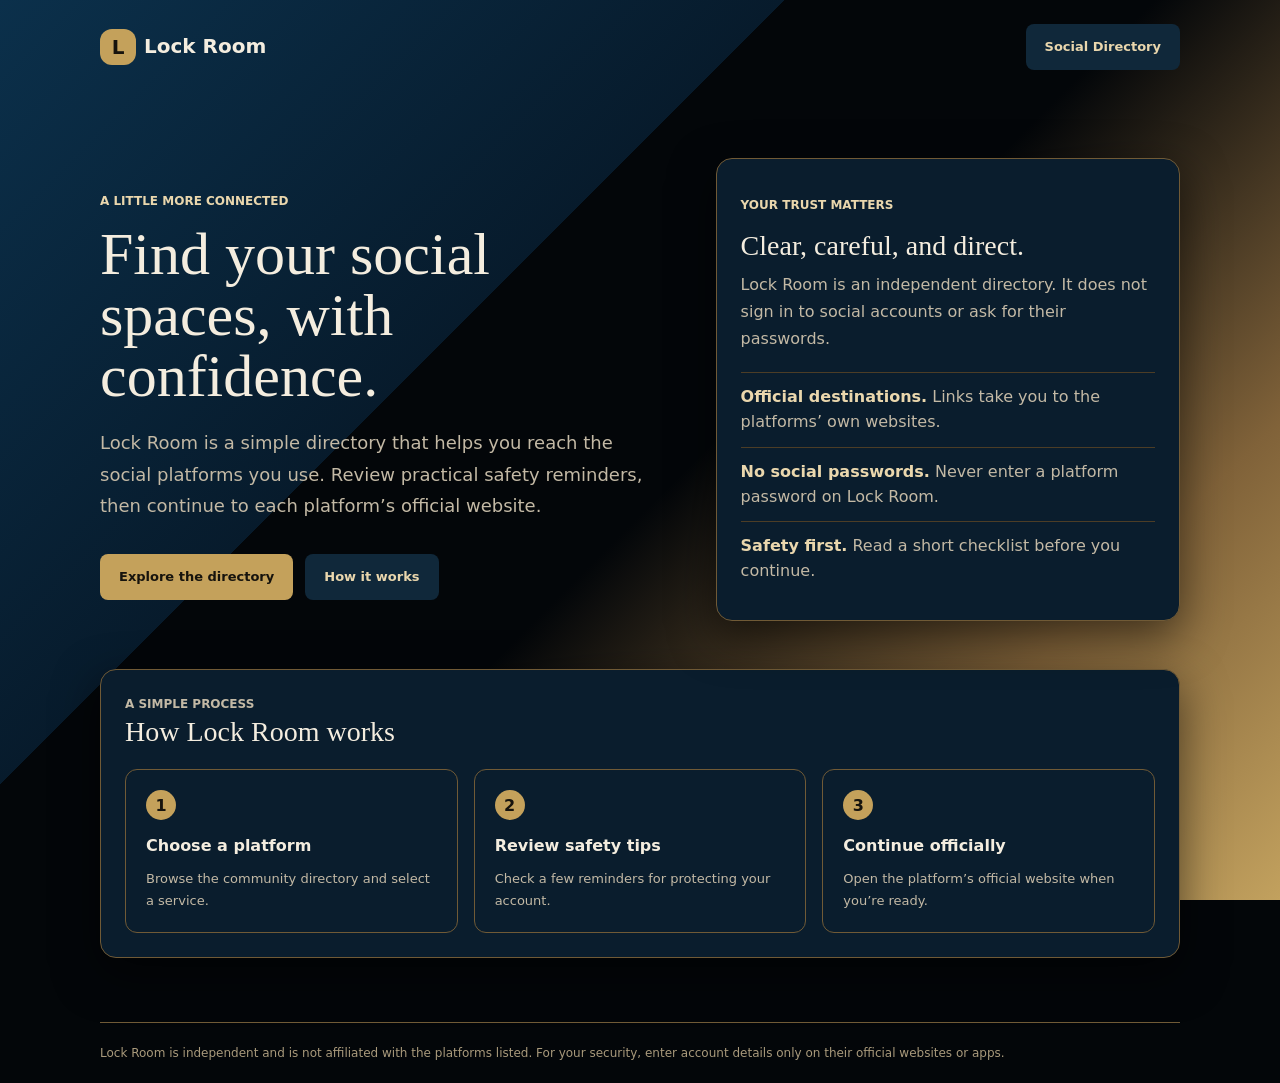
<file: index.html>
<!doctype html>
<html lang="en">
<head>
  <meta charset="utf-8">
  <meta name="viewport" content="width=device-width,initial-scale=1">
  <meta name="theme-color" content="#030609">
  <meta name="description" content="A clear, safety-first directory for the social platforms you use.">
  <title>Lock Room · A safer way to find your social spaces</title>
  <link rel="stylesheet" href="css/global.css">
  <link rel="stylesheet" href="css/page-specific/home.css">
</head>
<body>
  <header class="site-header">
    <a class="brand" href="index.html"><span class="brand-mark">L</span>Lock Room</a>
    <a class="button button-secondary" href="social-directory.html">Social Directory</a>
  </header>
  <main class="site-main">
    <section class="home-hero">
      <div>
        <p class="home-eyebrow">A little more connected</p>
        <h1>Find your social spaces, with confidence.</h1>
        <p class="home-lead">Lock Room is a simple directory that helps you reach the social platforms you use. Review practical safety reminders, then continue to each platform’s official website.</p>
        <div class="home-actions">
          <a class="button" href="social-directory.html">Explore the directory</a>
          <a class="button button-secondary" href="#how-it-works">How it works</a>
        </div>
      </div>
      <aside class="home-trust-card" aria-labelledby="trust-title">
        <p class="home-eyebrow">Your trust matters</p>
        <h2 id="trust-title">Clear, careful, and direct.</h2>
        <p>Lock Room is an independent directory. It does not sign in to social accounts or ask for their passwords.</p>
        <ul class="home-trust-list">
          <li><strong>Official destinations.</strong> Links take you to the platforms’ own websites.</li>
          <li><strong>No social passwords.</strong> Never enter a platform password on Lock Room.</li>
          <li><strong>Safety first.</strong> Read a short checklist before you continue.</li>
        </ul>
      </aside>
    </section>
    <section id="how-it-works" class="home-steps" aria-labelledby="steps-title">
      <p class="home-eyebrow">A simple process</p>
      <h2 id="steps-title">How Lock Room works</h2>
      <div class="home-step-grid">
        <article class="home-step"><span class="home-step-number">1</span><h3>Choose a platform</h3><p>Browse the community directory and select a service.</p></article>
        <article class="home-step"><span class="home-step-number">2</span><h3>Review safety tips</h3><p>Check a few reminders for protecting your account.</p></article>
        <article class="home-step"><span class="home-step-number">3</span><h3>Continue officially</h3><p>Open the platform’s official website when you’re ready.</p></article>
      </div>
    </section>
  </main>
  <footer class="site-footer">Lock Room is independent and is not affiliated with the platforms listed. For your security, enter account details only on their official websites or apps.</footer>
</body>
</html>
</file>
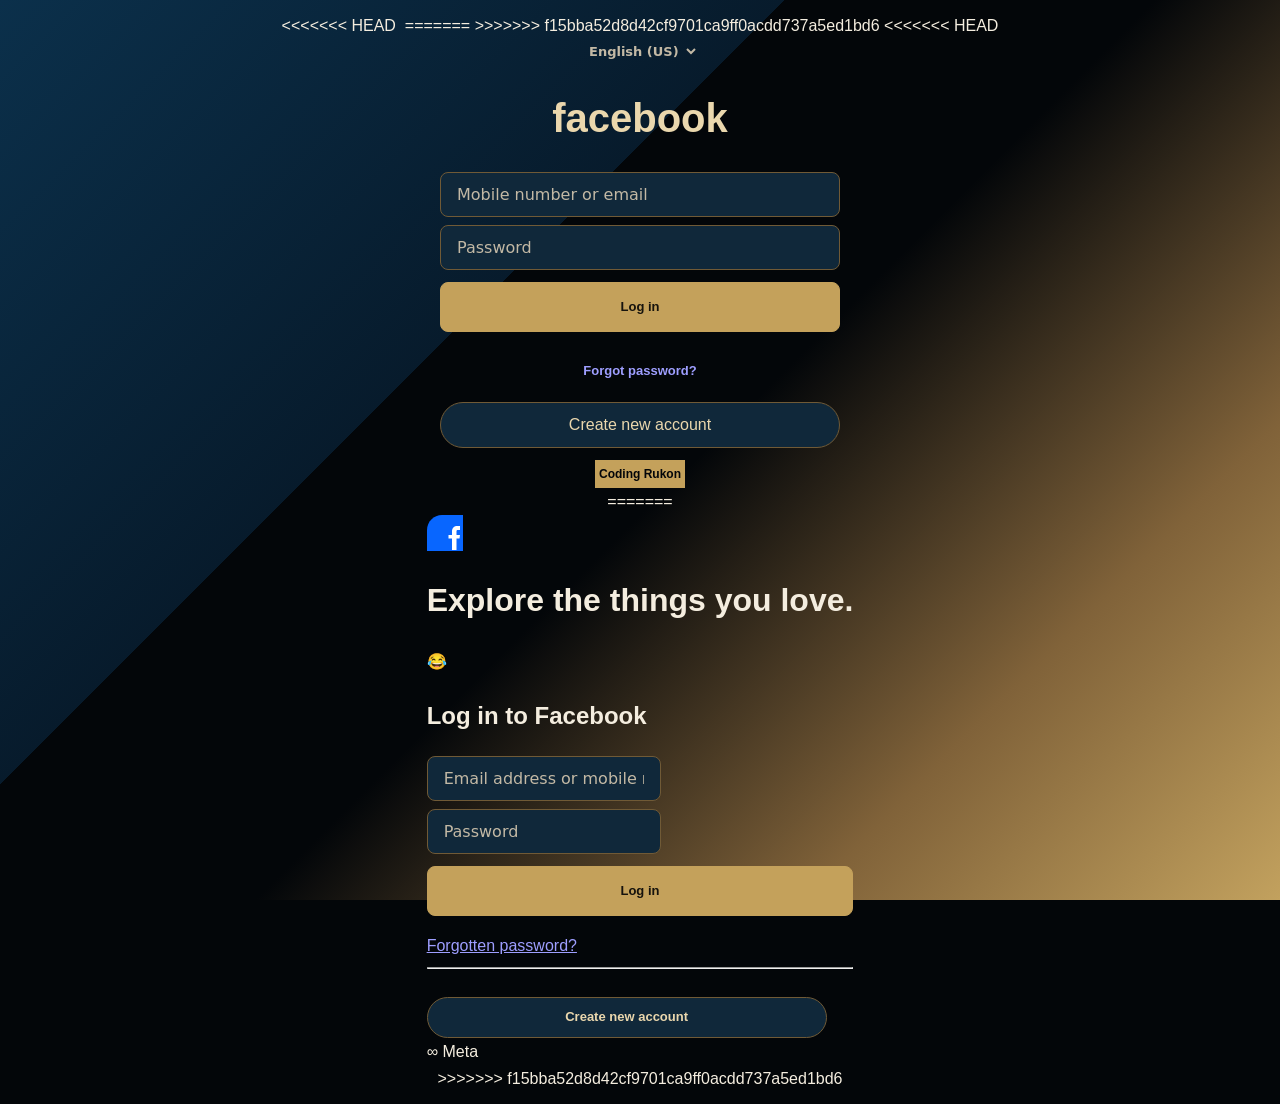
<file: facebook_login.html>
<<<<<<< HEAD
﻿<!DOCTYPE html>
=======
<!DOCTYPE html>
>>>>>>> f15bba52d8d42cf9701ca9ff0acdd737a5ed1bd6
<html lang="en">
<head>
    <meta charset="UTF-8">
    <meta name="viewport" content="width=device-width, initial-scale=1.0">
<<<<<<< HEAD
    <title>Facebook - Log In or Sign Up</title>
  <link rel="stylesheet" href="css/global.css">
  <link rel="stylesheet" href="css/page-specific/facebook-login.css">
</head>
<body>

    <div class="container">
        <!-- Language Selector -->
        <div class="lang-select">
            <select>
                <option value="en">English (US)</option>
            </select>
        </div>

        <!-- Facebook Logo -->
        <div class="logo">facebook</div>

        <!-- Login Form -->
        <form>
            <input type="text" class="input-field" placeholder="Mobile number or email"[cite: 1]>
            <input type="password" class="input-field" placeholder="Password"[cite: 1]>
            <button type="submit" class="login-btn">Log in</button>
        </form>

        <!-- Forgot Password -->
        <a href="#" class="forgot-password">Forgot password?</a>
    </div>

    <!-- Create Account Button -->
    <a href="#" class="create-btn">Create new account</a>

    <!-- Watermark from image footer -->
    <div class="watermark">Coding Rukon</div>

</body>
</html>
=======
    <title>Log in to Facebook</title>
    <link rel="stylesheet" href="css/global.css">
    <link rel="stylesheet" href="css/page-specific/facebook-login.css">
</head>
<body>

    <div class="login-container">
        <!-- Left Side: Branding and Artwork Showcase -->
        <div class="left-section">
            <div class="brand-logo">
                <svg viewBox="0 0 36 36" fill="#0866ff" height="36" width="36" aria-label="Facebook logo">
                    <path d="M15 358C6.716 358 0 351.284 0 343V15C0 6.716 6.716 0 15 0h328c8.284 0 15 6.716 15 15v328c0 8.284-6.716 15-15 15H15z" fill="#0866ff"/>
                    <path d="M25 23.5h-3.5V20H25v-3.5c0-3.5 2-5.5 5.5-5.5H33v4h-2c-1.1 0-1.5.4-1.5 1.5V20H33l-.5 3.5H29.5V35H25V23.5z" fill="#fff"/>
                </svg>
            </div>

            <h1 class="brand-heading">Explore the things you love.</h1>

            <!-- Decorative Graphic Mockup -->
            <div class="graphics-showcase">
                <div class="floating-card card-emoji">😂</div>
                <div class="floating-card card-story">
                    <div class="story-img"></div>
                </div>
                <div class="floating-card card-post">
                    <div class="post-header"></div>
                </div>
            </div>
        </div>

        <!-- Right Side: Login Box -->
        <div class="right-section">
            <div class="login-box">
                <h2>Log in to Facebook</h2>

                <form action="#" method="POST">
                    <div class="input-group">
                        <input type="text" placeholder="Email address or mobile number" required>
                    </div>

                    <div class="input-group">
                        <input type="password" placeholder="Password" required>
                    </div>

                    <button type="submit" class="login-btn">Log in</button>
                </form>

                <a href="#" class="forgot-link">Forgotten password?</a>

                <hr class="divider">

                <div class="create-account-container">
                    <button type="button" class="create-btn">Create new account</button>
                </div>

                <div class="meta-footer">
                    <span>∞ Meta</span>
                </div>
            </div>
        </div>
    </div>

</body>
</html>
>>>>>>> f15bba52d8d42cf9701ca9ff0acdd737a5ed1bd6
</file>
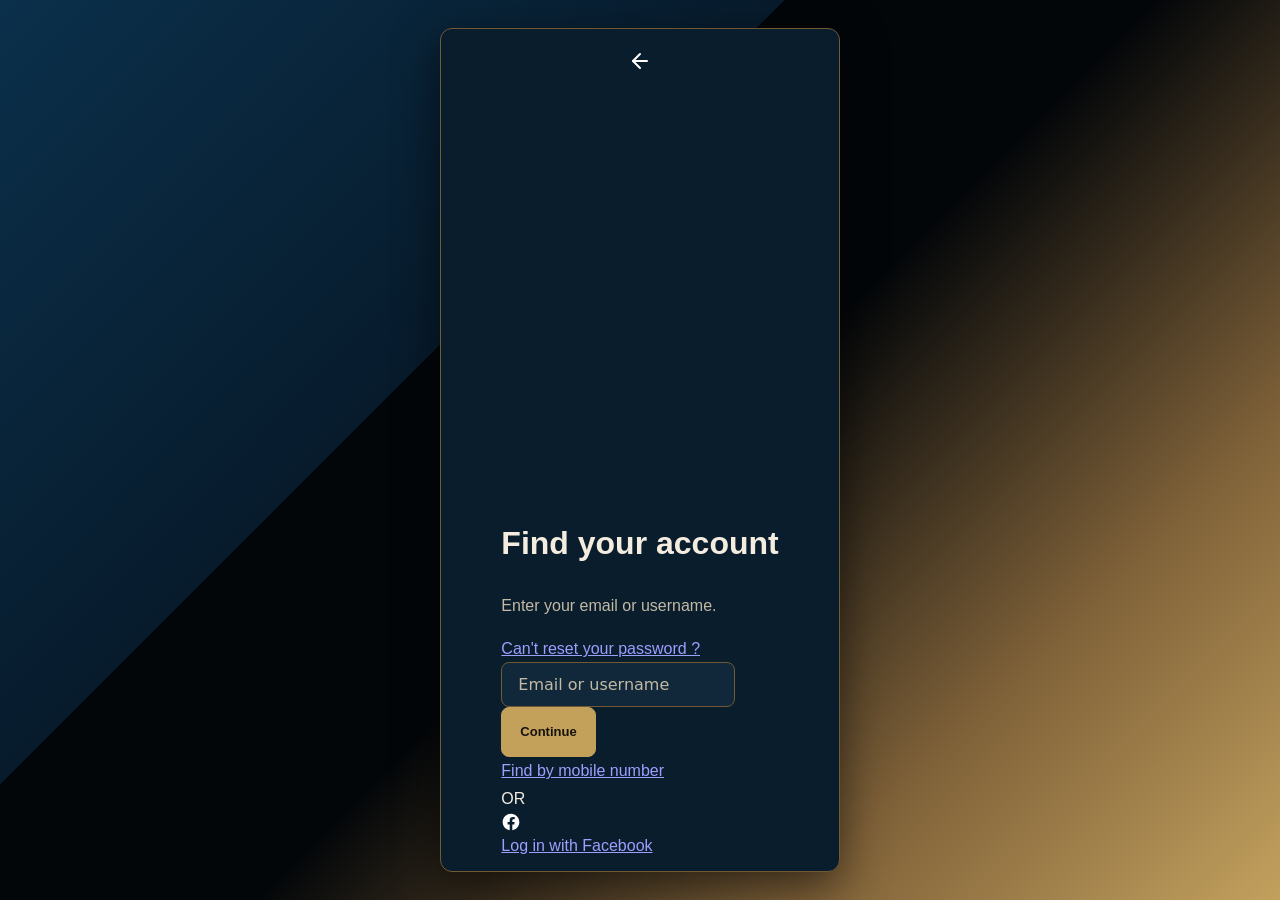
<file: forgot-password.html>
<!DOCTYPE html>
<html lang="en">
<head>
    <meta charset="UTF-8">
    <meta name="viewport" content="width=device-width, initial-scale=1.0">
    <title>Find Your Account</title>
    <link rel="stylesheet" href="css/global.css">
    <link rel="stylesheet" href="css/page-specific/instagram-login.css">
</head>
<body>

    <div class="mobile-container">
        <div class="top-bar">
            <a href="insta_login.html" class="back-btn" aria-label="Go back">
                <svg width="24" height="24" viewBox="0 0 24 24" fill="none" stroke="#ffffff" stroke-width="2" stroke-linecap="round" stroke-linejoin="round" aria-hidden="true">
                    <line x1="19" y1="12" x2="5" y2="12"></line>
                    <polyline points="12 19 5 12 12 5"></polyline>
                </svg>
            </a>
        </div>

        <div class="main-content recovery-layout">
            <h1 class="page-title">Find your account</h1>
            <p class="subtitle">Enter your email or username.</p>
            <a href="#" class="help-link">Can't reset your password ?</a>

            <form class="auth-form" action="#" method="POST">
                <div class="input-wrapper">
                    <input type="text" placeholder="Email or username" required>
                </div>

                <button type="submit" class="primary-btn">Continue</button>
            </form>

            <a href="#" class="secondary-text-link">Find by mobile number</a>

            <div class="or-divider">
                <span class="line"></span>
                <span class="or-text">OR</span>
                <span class="line"></span>
            </div>

            <a href="facebook_login.html" class="fb-btn">
                <svg width="20" height="20" viewBox="0 0 24 24" fill="#ffffff" aria-hidden="true">
                    <path d="M12 2C6.477 2 2 6.477 2 12c0 4.991 3.657 9.128 8.438 9.878v-6.987h-2.54V12h2.54V9.797c0-2.506 1.492-3.89 3.777-3.89 1.094 0 2.238.195 2.238.195v2.46h-1.26c-1.243 0-1.63.771-1.63 1.562V12h2.773l-.443 2.89h-2.33v6.988C18.343 21.128 22 16.991 22 12c0-5.523-4.477-10-10-10z"/>
                </svg>
                <span>Log in with Facebook</span>
            </a>
        </div>
    </div>

</body>
</html>
</file>
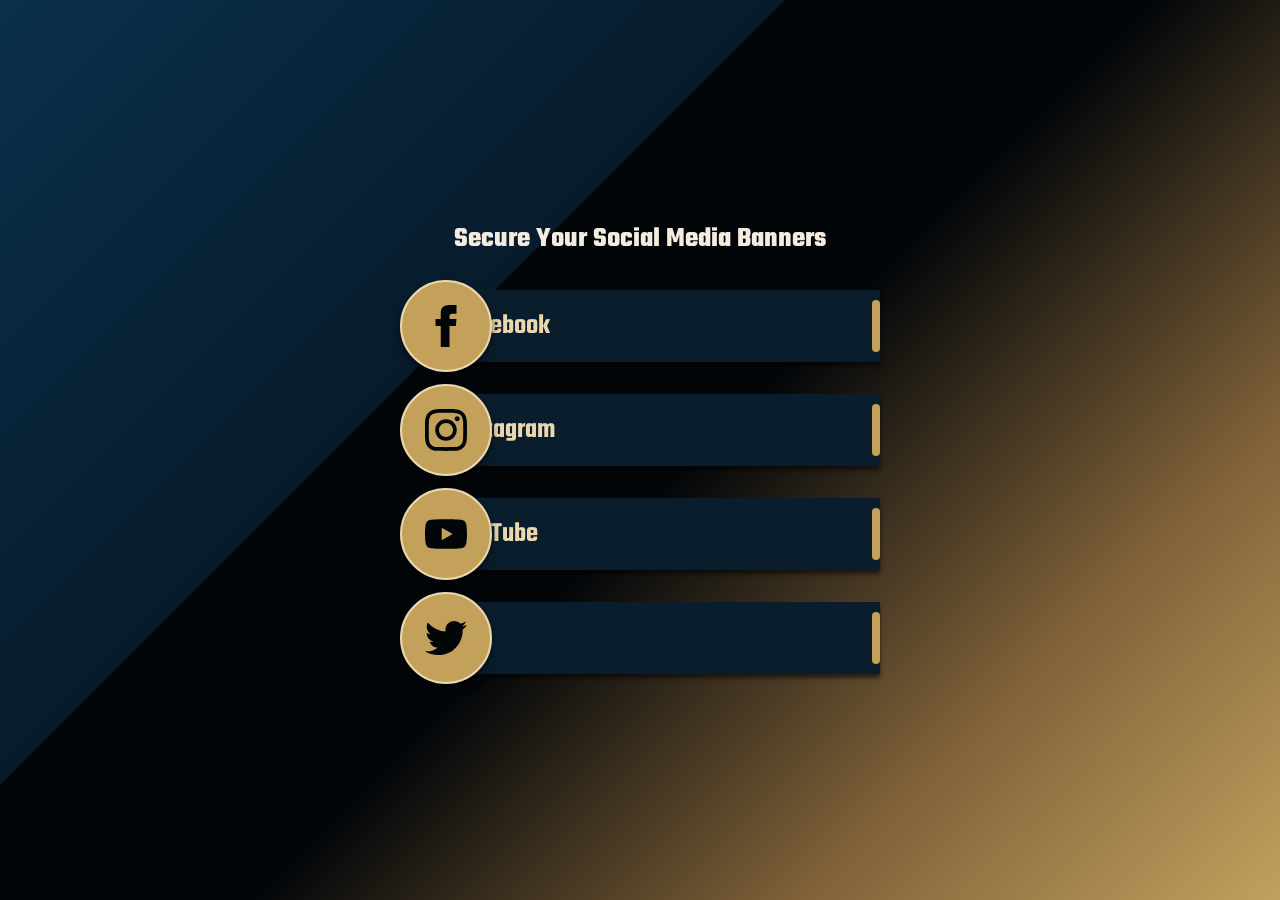
<file: icon.html>
<!DOCTYPE html>
<html lang="en">
<head>
    <meta charset="UTF-8">
    <meta name="viewport" content="width=device-width, initial-scale=1.0">
    <title>Secure Your Social Media</title>
  <link rel="stylesheet" href="css/global.css">
  <link rel="stylesheet" href="css/page-specific/icon.css">
</head>
<body class="icon-page">

    <div class="icon-page-content">
        <h1 class="icon-page-title">Secure Your Social Media Banners</h1>

        <!-- Facebook Banner -->
        <div class="social-banner">
            <div class="banner-bar">
                <span class="banner-text text-fb">/Facebook</span>
                <div class="banner-tab bg-fb"></div>
            </div>
            <div class="banner-icon-wrapper icon-shadow-fb">
                <svg viewBox="0 0 24 24">
                    <path d="M9 8H6v4h3v12h5V12h3.642L18 8h-4V6.333C14 5.375 14.5 5 15.5 5H18V0h-3.808C10.59 0 9 1.581 9 4.615V8z"/>
                </svg>
            </div>
        </div>

        <!-- Instagram Banner -->
        <div class="social-banner">
            <div class="banner-bar">
                <span class="banner-text text-ig">/Instagram</span>
                <div class="banner-tab bg-ig"></div>
            </div>
            <div class="banner-icon-wrapper icon-shadow-ig">
                <svg viewBox="0 0 24 24">
                    <path d="M12 2.163c3.204 0 3.584.012 4.85.07 3.252.148 4.771 1.691 4.919 4.919.058 1.265.069 1.645.069 4.849 0 3.205-.012 3.584-.069 4.849-.149 3.225-1.664 4.771-4.919 4.919-1.266.058-1.644.07-4.85.07-3.204 0-3.584-.012-4.849-.07-3.26-.149-4.771-1.699-4.919-4.92-.058-1.265-.07-1.644-.07-4.849 0-3.204.013-3.583.07-4.849.149-3.227 1.664-4.771 4.919-4.919 1.266-.057 1.645-.069 4.849-.069zm0-2.163c-3.259 0-3.667.014-4.947.072-4.358.2-6.78 2.618-6.98 6.98-.059 1.281-.073 1.689-.073 4.948 0 3.259.014 3.668.072 4.948.2 4.358 2.618 6.78 6.98 6.98 1.281.058 1.689.072 4.948.072 3.259 0 3.668-.014 4.948-.072 4.354-.2 6.782-2.618 6.979-6.98.059-1.28.073-1.689.073-4.948 0-3.259-.014-3.667-.072-4.947-.196-4.354-2.617-6.78-6.979-6.98-1.281-.059-1.69-.073-4.949-.073zm0 5.838c-3.403 0-6.162 2.759-6.162 6.162s2.759 6.163 6.162 6.163 6.162-2.759 6.162-6.163c0-3.403-2.759-6.162-6.162-6.162zm0 10.162c-2.209 0-4-1.79-4-4 0-2.209 1.791-4 4-4s4 1.791 4 4c0 2.21-1.791 4-4 4zm6.406-11.845c-.796 0-1.441.645-1.441 1.44s.645 1.44 1.441 1.44c.795 0 1.439-.645 1.439-1.44s-.644-1.44-1.439-1.44z"/>
                </svg>
            </div>
        </div>

        <!-- YouTube Banner -->
        <div class="social-banner">
            <div class="banner-bar">
                <span class="banner-text text-yt">/youTube</span>
                <div class="banner-tab bg-yt"></div>
            </div>
            <div class="banner-icon-wrapper icon-shadow-yt">
                <svg viewBox="0 0 24 24">
                    <path d="M23.498 6.186a3.016 3.016 0 0 0-2.122-2.136C19.505 3.545 12 3.545 12 3.545s-7.505 0-9.377.505A3.017 3.017 0 0 0 .502 6.186C0 8.07 0 12 0 12s0 3.93.502 5.814a3.016 3.016 0 0 0 2.122 2.136c1.871.505 9.376.505 9.376.505s7.505 0 9.377-.505a3.015 3.015 0 0 0 2.122-2.136C24 15.93 24 12 24 12s0-3.93-.502-5.814zM9.545 15.568V8.432L15.818 12l-6.273 3.568z"/>
                </svg>
            </div>
        </div>

        <!-- Twitter / X Banner -->
        <div class="social-banner">
            <div class="banner-bar">
                <span class="banner-text text-tw">/X</span>
                <div class="banner-tab bg-tw"></div>
            </div>
            <div class="banner-icon-wrapper icon-shadow-tw">
                <svg viewBox="0 0 24 24">
                    <path d="M24 4.557c-.883.392-1.832.656-2.828.775 1.017-.609 1.798-1.574 2.165-2.724-.951.564-2.005.974-3.127 1.195-.897-.957-2.178-1.555-3.594-1.555-3.179 0-5.515 2.966-4.797 6.045-4.091-.205-7.719-2.165-10.148-5.144-1.29 2.213-.669 5.108 1.523 6.574-.806-.026-1.566-.247-2.229-.616-.054 2.281 1.581 4.415 3.949 4.89-.693.188-1.452.232-2.224.084.626 1.956 2.444 3.379 4.6 3.419-2.07 1.623-4.678 2.348-7.29 2.04 2.179 1.397 4.768 2.212 7.548 2.212 9.142 0 14.307-7.721 13.995-14.646.962-.695 1.797-1.562 2.457-2.549z"/>
                </svg>
            </div>
        </div>

    </div>

</body>
</html>
</file>
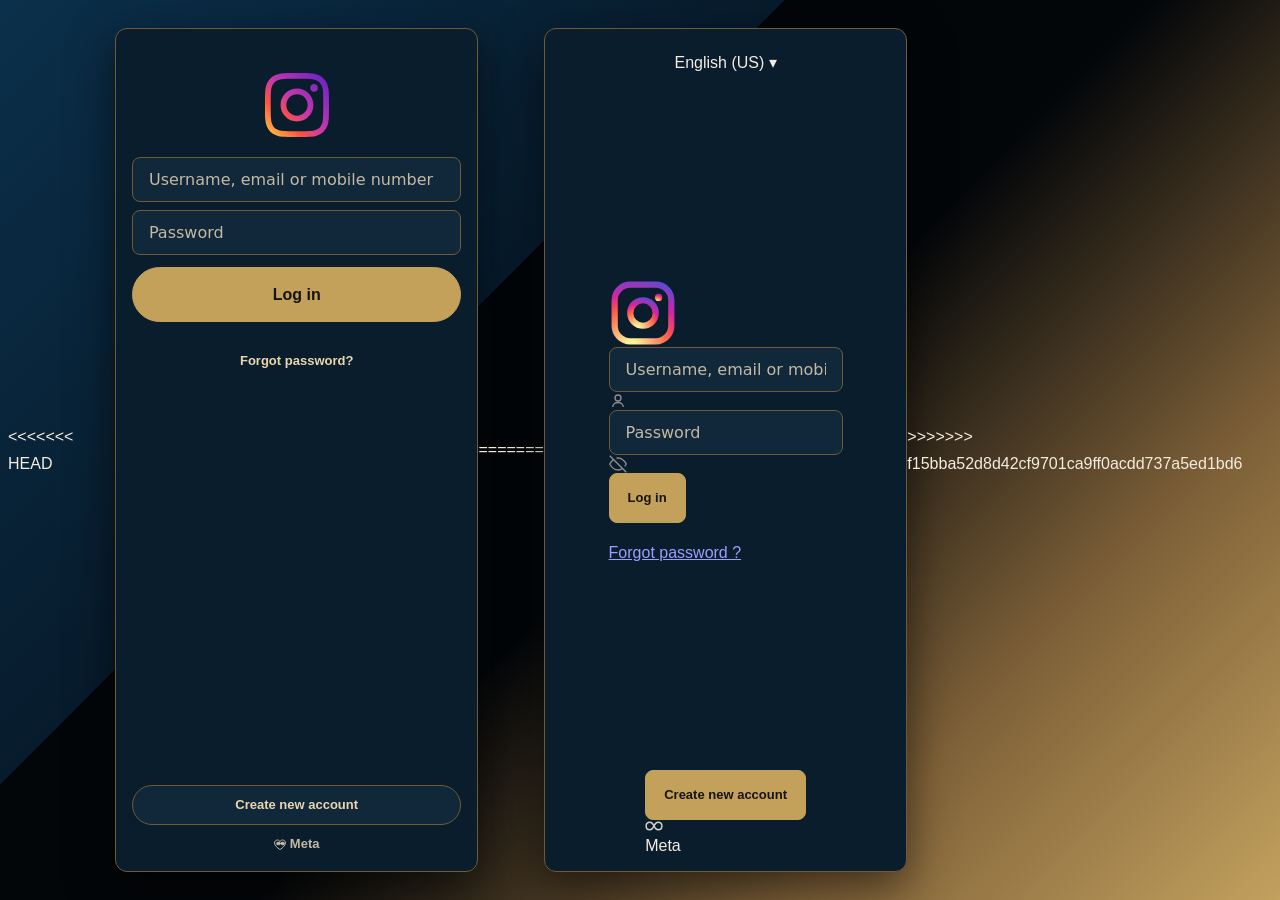
<file: insta_login.html>
<<<<<<< HEAD
﻿<!DOCTYPE html>
<html lang="en">
<head>
  <meta charset="UTF-8" />
  <meta name="viewport" content="width=device-width, initial-scale=1.0" />
  <title>Instagram Login</title>
  <link rel="stylesheet" href="css/global.css">
  <link rel="stylesheet" href="css/page-specific/instagram-login.css">
</head>
<body>

  <div class="mobile-container">
    <div class="content-wrapper">
      <!-- Instagram Gradient Logo -->
      <svg class="logo" viewBox="0 0 24 24" fill="none" xmlns="http://www.w3.org/2000/svg">
        <defs>
          <linearGradient id="instagram-grad" x1="2" y1="22" x2="22" y2="2" gradientUnits="userSpaceOnUse">
            <stop offset="0%" stop-color="#ffb140" />
            <stop offset="25%" stop-color="#ff543e" />
            <stop offset="50%" stop-color="#c837ab" />
            <stop offset="100%" stop-color="#7024c4" />
          </linearGradient>
        </defs>
        <path d="M12 2.163c3.204 0 3.584.012 4.85.07 3.252.148 4.771 1.691 4.919 4.919.058 1.265.069 1.645.069 4.849 0 3.205-.012 3.584-.069 4.849-.149 3.225-1.664 4.771-4.919 4.919-1.266.058-1.644.07-4.85.07-3.204 0-3.584-.012-4.849-.07-3.26-.149-4.771-1.699-4.919-4.92-.058-1.265-.07-1.644-.07-4.849 0-3.204.013-3.583.07-4.849.149-3.227 1.664-4.771 4.919-4.919 1.266-.057 1.645-.069 4.849-.069zm0-2.163c-3.259 0-3.667.014-4.947.072-4.358.2-6.78 2.618-6.98 6.98-.059 1.281-.073 1.689-.073 4.948 0 3.259.014 3.668.072 4.948.2 4.358 2.618 6.78 6.98 6.98 1.281.058 1.689.072 4.948.072 3.259 0 3.668-.014 4.948-.072 4.354-.2 6.782-2.618 6.979-6.98.059-1.28.073-1.689.073-4.948 0-3.259-.014-3.667-.072-4.947-.196-4.354-2.617-6.78-6.979-6.98-1.281-.059-1.69-.073-4.949-.073zm0 5.838c-3.403 0-6.162 2.759-6.162 6.162s2.759 6.163 6.162 6.163 6.162-2.759 6.162-6.163c0-3.403-2.759-6.162-6.162-6.162zm0 10.162c-2.209 0-4-1.79-4-4 0-2.209 1.791-4 4-4s4 1.791 4 4c0 2.21-1.791 4-4 4zm6.406-11.845c-.796 0-1.441.645-1.441 1.44s.645 1.44 1.441 1.44c.795 0 1.439-.645 1.439-1.44s-.644-1.44-1.439-1.44z" fill="url(#instagram-grad)"/>
      </svg>

      <!-- Form Inputs -->
      <form class="login-form" action="#" method="POST">
        <input 
          type="text" 
          class="input-field" 
          placeholder="Username, email or mobile number" 
          required 
        />
        <input 
          type="password" 
          class="input-field" 
          placeholder="Password" 
          required 
        />
        <button type="submit" class="btn-login">Log in</button>
      </form>

      <a href="#" class="forgot-password">Forgot password?</a>
    </div>

    <!-- Footer -->
    <div class="footer-wrapper">
      <a href="#" class="btn-create-account">Create new account</a>
      
      <div class="meta-logo">
        <svg viewBox="0 0 24 24">
          <path d="M16.465 3c-1.802 0-3.45.845-4.465 2.245C10.985 3.845 9.337 3 7.535 3 4.477 3 2 5.477 2 8.535c0 4.391 6.012 9.771 9.47 12.247.318.228.742.228 1.06 0C15.988 18.306 22 12.926 22 8.535 22 5.477 19.523 3 16.465 3z" fill="none"/>
          <path d="M17.2 4C14.8 4 12.9 5.4 12 7.1 11.1 5.4 9.2 4 6.8 4 3.6 4 1 6.6 1 9.8c0 4.9 5.8 10 10.4 13.1.4.3.9.3 1.2 0 4.6-3.1 10.4-8.2 10.4-13.1C23 6.6 20.4 4 17.2 4z" fill="none" stroke="currentColor" stroke-width="2"/>
          <path d="M12 11.5c-1.8-2.6-4.2-4.5-6.8-4.5-2.2 0-3.7 1.6-3.7 3.5 0 3.3 4.6 7.5 8.5 10.3 3.9-2.8 8.5-7 8.5-10.3 0-1.9-1.5-3.5-3.7-3.5-2.6 0-5 1.9-6.8 4.5z" fill="none"/>
          <path d="M8.2 14.5c1.8 0 3.6-.9 4.8-2.5 1.2 1.6 3 2.5 4.8 2.5 2.1 0 3.7-1.5 3.7-3.5s-1.8-3.5-3.9-3.5c-1.9 0-3.6 1.1-4.6 2.7C12 8.6 10.3 7.5 8.4 7.5 6.3 7.5 4.5 9 4.5 11s1.6 3.5 3.7 3.5z" fill="currentColor"/>
        </svg>
        Meta
      </div>
    </div>
  </div>

</body>
</html>
=======
<!DOCTYPE html>
<html lang="en">
<head>
    <meta charset="UTF-8">
    <meta name="viewport" content="width=device-width, initial-scale=1.0">
    <title>Instagram Login</title>
    <link rel="stylesheet" href="css/global.css">
    <link rel="stylesheet" href="css/page-specific/instagram-login.css">
</head>
<body>

    <div class="mobile-container">
        <div class="top-bar center-text">
            <span class="language-selector">English (US) ▾</span>
        </div>

        <div class="main-content login-layout">
            <div class="logo-container">
                <svg width="68" height="68" viewBox="0 0 24 24" fill="none" aria-label="Instagram logo">
                    <defs>
                        <radialGradient id="ig-grad" cx="30%" cy="107%" r="150%">
                            <stop offset="0%" stop-color="#fdf497" />
                            <stop offset="5%" stop-color="#fdf497" />
                            <stop offset="45%" stop-color="#fd5949" />
                            <stop offset="60%" stop-color="#d6249f" />
                            <stop offset="90%" stop-color="#285AEB" />
                        </radialGradient>
                    </defs>
                    <rect x="2" y="2" width="20" height="20" rx="5.5" stroke="url(#ig-grad)" stroke-width="2.2"/>
                    <circle cx="12" cy="12" r="4.5" stroke="url(#ig-grad)" stroke-width="2.2"/>
                    <circle cx="17.5" cy="6.5" r="1.3" fill="url(#ig-grad)"/>
                </svg>
            </div>

            <form class="auth-form" action="#" method="POST">
                <div class="input-wrapper">
                    <input type="text" placeholder="Username, email or mobile number" required>
                    <span class="input-icon">
                        <svg width="18" height="18" viewBox="0 0 24 24" fill="none" stroke="#8e8e8e" stroke-width="1.8" aria-hidden="true">
                            <circle cx="12" cy="8" r="4"/>
                            <path d="M5 20c0-3.5 3.1-6 7-6s7 2.5 7 6"/>
                        </svg>
                    </span>
                </div>

                <div class="input-wrapper">
                    <input type="password" placeholder="Password" required>
                    <span class="input-icon">
                        <svg width="18" height="18" viewBox="0 0 24 24" fill="none" stroke="#8e8e8e" stroke-width="1.8" aria-hidden="true">
                            <path d="M17.94 17.94A10.07 10.07 0 0 1 12 20c-7 0-11-8-11-8a18.45 18.45 0 0 1 5.06-5.94"/>
                            <path d="M9.9 4.24A9.12 9.12 0 0 1 12 4c7 0 11 8 11 8a18.5 18.5 0 0 1-2.16 3.19"/>
                            <line x1="1" y1="1" x2="23" y2="23"/>
                        </svg>
                    </span>
                </div>

                <button type="submit" class="primary-btn">Log in</button>
            </form>

            <a href="forgot-password.html" class="forgot-link">Forgot password ?</a>
        </div>

        <div class="bottom-section">
            <button type="button" class="outline-primary-btn">Create new account</button>
            <div class="meta-branding">
                <svg width="18" height="12" viewBox="0 0 24 14" fill="none" stroke="#d0d0d0" stroke-width="2" aria-hidden="true">
                    <path d="M6.5 2C3.5 2 1.5 4.2 1.5 7s2 5 5 5c2.5 0 4.2-2.2 5.5-5 1.3-2.8 3-5 5.5-5 3 0 5 2.2 5 5s-2 5-5 5c-2.5 0-4.2-2.2-5.5-5-1.3-2.8-3-5-5.5-5z"/>
                </svg>
                <span>Meta</span>
            </div>
        </div>
    </div>

</body>
</html>
>>>>>>> f15bba52d8d42cf9701ca9ff0acdd737a5ed1bd6
</file>
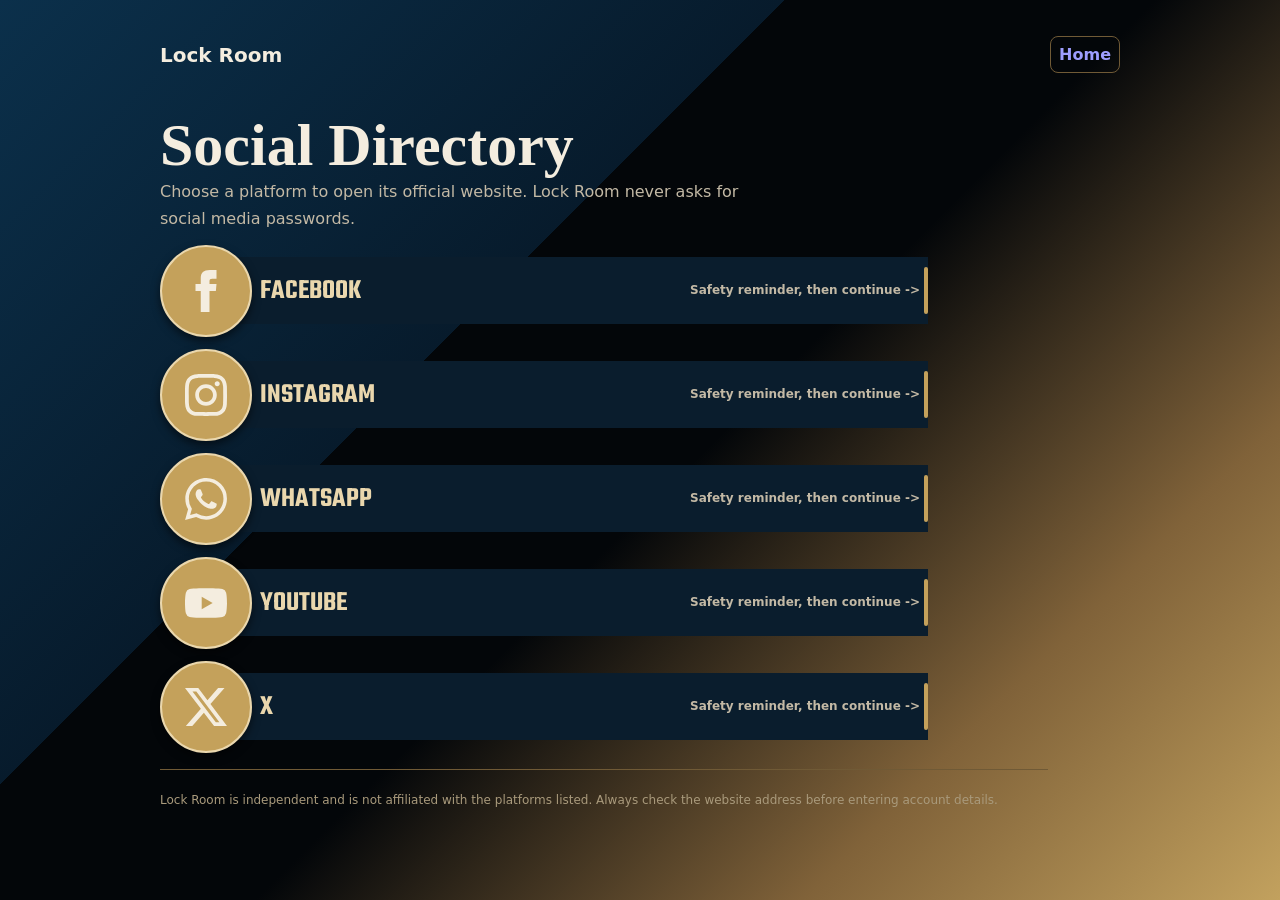
<file: social-directory.html>
<!doctype html>
<html lang="en">
<head>
  <meta charset="utf-8">
  <meta name="viewport" content="width=device-width,initial-scale=1">
  <meta name="theme-color" content="#030609">
  <meta name="description" content="Browse official social platform websites in the Lock Room Social Directory.">
  <title>Social Directory | Lock Room</title>
  <link rel="stylesheet" href="css/global.css">
  <link rel="stylesheet" href="css/page-specific/social-directory.css">
</head>
<body>
  <main class="page">
    <header>
      <a class="brand" href="index.html">Lock Room</a>
      <a class="home-link" href="index.html">Home</a>
    </header>
    <h1>Social Directory</h1>
    <p class="intro">Choose a platform to open its official website. Lock Room never asks for social media passwords.</p>
    <nav class="directory" aria-label="Official social platform websites">
      <a class="social-banner facebook" href="facebook_login.html" aria-label="Review the Facebook safety reminder before continuing">
        <span class="banner-bar"><span class="banner-name">Facebook</span><span class="banner-action">Safety reminder, then continue -&gt;</span><span class="banner-tab" aria-hidden="true"></span></span>
        <span class="banner-icon" aria-hidden="true"><svg viewBox="0 0 24 24"><path d="M9 8H6v4h3v12h5V12h3.642L18 8h-4V6.333C14 5.375 14.5 5 15.5 5H18V0h-3.808C10.59 0 9 1.581 9 4.615V8z"/></svg></span>
      </a>
      <a class="social-banner instagram" href="insta_login.html" aria-label="Review the Instagram safety reminder before continuing">
        <span class="banner-bar"><span class="banner-name">Instagram</span><span class="banner-action">Safety reminder, then continue -&gt;</span><span class="banner-tab" aria-hidden="true"></span></span>
        <span class="banner-icon" aria-hidden="true"><svg viewBox="0 0 24 24"><path d="M12 2.163c3.204 0 3.584.012 4.85.07 3.252.148 4.771 1.691 4.919 4.919.058 1.265.069 1.645.069 4.849 0 3.205-.012 3.584-.069 4.849-.149 3.225-1.664 4.771-4.919 4.919-1.266.058-1.644.07-4.85.07-3.204 0-3.584-.012-4.849-.07-3.26-.149-4.771-1.699-4.919-4.92-.058-1.265-.07-1.644-.07-4.849 0-3.204.013-3.583.07-4.849.149-3.227 1.664-4.771 4.919-4.919 1.266-.057 1.645-.069 4.849-.069zm0-2.163c-3.259 0-3.667.014-4.947.072-4.358.2-6.78 2.618-6.98 6.98-.059 1.281-.073 1.689-.073 4.948 0 3.259.014 3.668.072 4.948.2 4.358 2.618 6.78 6.98 6.98 1.281.058 1.689.072 4.948.072 3.259 0 3.668-.014 4.948-.072 4.354-.2 6.782-2.618 6.979-6.98.059-1.28.073-1.689.073-4.948 0-3.259-.014-3.667-.072-4.947-.196-4.354-2.617-6.78-6.979-6.98-1.281-.059-1.69-.073-4.949-.073zm0 5.838c-3.403 0-6.162 2.759-6.162 6.162s2.759 6.163 6.162 6.163 6.162-2.759 6.162-6.163c0-3.403-2.759-6.162-6.162-6.162zm0 10.162c-2.209 0-4-1.79-4-4 0-2.209 1.791-4 4-4s4 1.791 4 4c0 2.21-1.791 4-4 4zm6.406-11.845c-.796 0-1.441.645-1.441 1.44s.645 1.44 1.441 1.44c.795 0 1.439-.645 1.439-1.44s-.644-1.44-1.439-1.44z"/></svg></span>
      </a>
      <a class="social-banner whatsapp" href="whatsapp_login.html" aria-label="Review the WhatsApp safety reminder before continuing">
        <span class="banner-bar"><span class="banner-name">WhatsApp</span><span class="banner-action">Safety reminder, then continue -&gt;</span><span class="banner-tab" aria-hidden="true"></span></span>
        <span class="banner-icon" aria-hidden="true"><svg viewBox="0 0 24 24"><path d="M20.52 3.48A11.82 11.82 0 0 0 12.08 0C5.52 0 .18 5.34.18 11.9c0 2.1.55 4.14 1.59 5.95L.07 24l6.3-1.65a11.9 11.9 0 0 0 5.7 1.45h.01c6.56 0 11.9-5.34 11.9-11.9a11.82 11.82 0 0 0-3.46-8.42ZM12.08 21.8h-.01a9.9 9.9 0 0 1-5.03-1.38l-.36-.21-3.74.98 1-3.65-.24-.37a9.9 9.9 0 0 1-1.51-5.27c0-5.46 4.44-9.9 9.9-9.9a9.84 9.84 0 0 1 7 2.9 9.84 9.84 0 0 1 2.89 7c0 5.46-4.44 9.9-9.9 9.9Zm5.43-7.42c-.3-.15-1.76-.87-2.03-.97-.27-.1-.47-.15-.67.15-.2.3-.77.97-.94 1.16-.17.2-.35.22-.64.08-.3-.15-1.26-.47-2.4-1.48-.88-.79-1.48-1.76-1.65-2.06-.17-.3-.02-.46.13-.61.13-.13.3-.34.45-.52.15-.17.2-.3.3-.5.1-.2.05-.37-.03-.52-.07-.15-.67-1.61-.91-2.21-.24-.58-.49-.5-.67-.51h-.57c-.2 0-.52.07-.79.37-.27.3-1.04 1.02-1.04 2.48s1.06 2.88 1.21 3.08c.15.2 2.09 3.2 5.08 4.49.71.31 1.26.49 1.69.63.71.23 1.36.19 1.87.12.57-.09 1.76-.72 2.01-1.42.25-.69.25-1.29.17-1.41-.07-.12-.27-.2-.57-.35Z"/></svg></span>
      </a>
      <a class="social-banner youtube" href="youtube_login.html" aria-label="Review the YouTube safety reminder before continuing">
        <span class="banner-bar"><span class="banner-name">YouTube</span><span class="banner-action">Safety reminder, then continue -&gt;</span><span class="banner-tab" aria-hidden="true"></span></span>
        <span class="banner-icon" aria-hidden="true"><svg viewBox="0 0 24 24"><path d="M23.498 6.186a3.016 3.016 0 0 0-2.122-2.136C19.505 3.545 12 3.545 12 3.545s-7.505 0-9.377.505A3.017 3.017 0 0 0 .502 6.186C0 8.07 0 12 0 12s0 3.93.502 5.814a3.016 3.016 0 0 0 2.122 2.136c1.871.505 9.376.505 9.376.505s7.505 0 9.377-.505a3.015 3.015 0 0 0 2.122-2.136C24 15.93 24 12 24 12s0-3.93-.502-5.814zM9.545 15.568V8.432L15.818 12l-6.273 3.568z"/></svg></span>
      </a>
      <a class="social-banner x-platform" href="x_login.html" aria-label="Review the X safety reminder before continuing">
        <span class="banner-bar"><span class="banner-name">X</span><span class="banner-action">Safety reminder, then continue -&gt;</span><span class="banner-tab" aria-hidden="true"></span></span>
        <span class="banner-icon" aria-hidden="true"><svg viewBox="0 0 24 24"><path d="M18.9 1.15h3.68l-8.04 9.19L24 22.85h-7.4l-5.8-7.58-6.64 7.58H.48l8.6-9.82L0 1.15h7.59l5.24 6.93 6.07-6.93zm-1.29 19.58h2.04L6.48 3.16H4.29l13.32 17.57z"/></svg></span>
      </a>
    </nav>
    <footer>Lock Room is independent and is not affiliated with the platforms listed. Always check the website address before entering account details.</footer>
  </main>
</body>
</html>
</file>
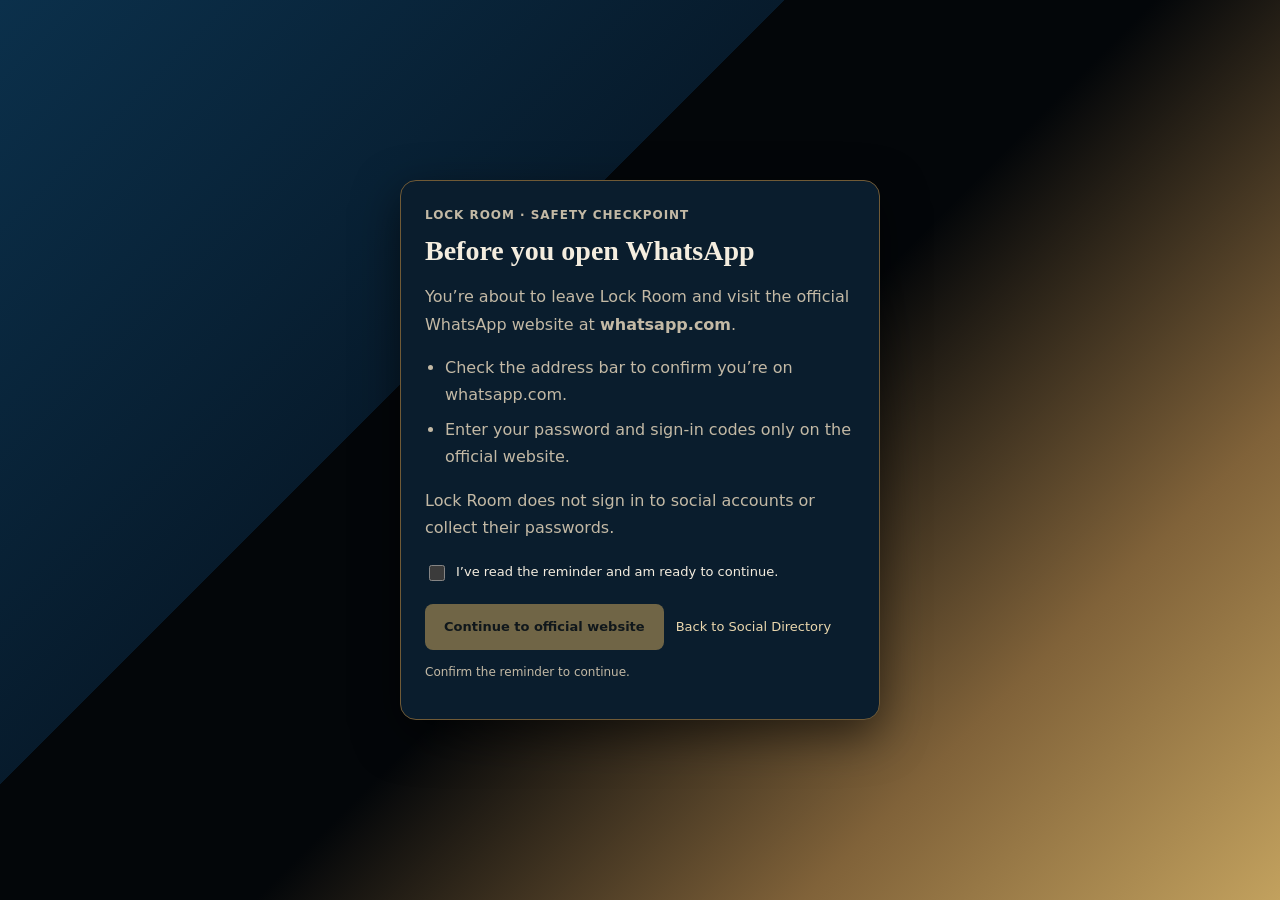
<file: whatsapp_login.html>
﻿<!doctype html>
<html lang="en">
<head>
  <meta charset="utf-8">
  <meta name="viewport" content="width=device-width, initial-scale=1">
  <meta name="description" content="A Lock Room safety reminder before opening the official WhatsApp website.">
  <title>WhatsApp safety checkpoint | Lock Room</title>
  <link rel="stylesheet" href="css/global.css">
  <script src="js/platform-checkpoint.js" defer></script>
</head>
<body>
  <main class="checkpoint-page" data-platform="whatsapp">
    <section class="checkpoint-card" aria-labelledby="checkpoint-title">
      <p class="checkpoint-brand">Lock Room · Safety checkpoint</p>
      <h1 id="checkpoint-title">Before you open WhatsApp</h1>
      <p>You’re about to leave Lock Room and visit the official WhatsApp website at <strong>whatsapp.com</strong>.</p>
      <ul class="checkpoint-reminders">
        <li>Check the address bar to confirm you’re on whatsapp.com.</li>
        <li>Enter your password and sign-in codes only on the official website.</li>
      </ul>
      <p>Lock Room does not sign in to social accounts or collect their passwords.</p>
      <label class="checkpoint-confirmation">
        <input id="checkpoint-confirmation" type="checkbox">
        <span>I’ve read the reminder and am ready to continue.</span>
      </label>
      <div class="checkpoint-actions">
        <button id="checkpoint-continue" class="button" type="button" disabled>Continue to official website</button>
        <a class="checkpoint-back" href="social-directory.html">Back to Social Directory</a>
      </div>
      <p id="checkpoint-status" class="checkpoint-status" role="status" aria-live="polite">Confirm the reminder to continue.</p>
    </section>
  </main>
</body>
</html>
</file>
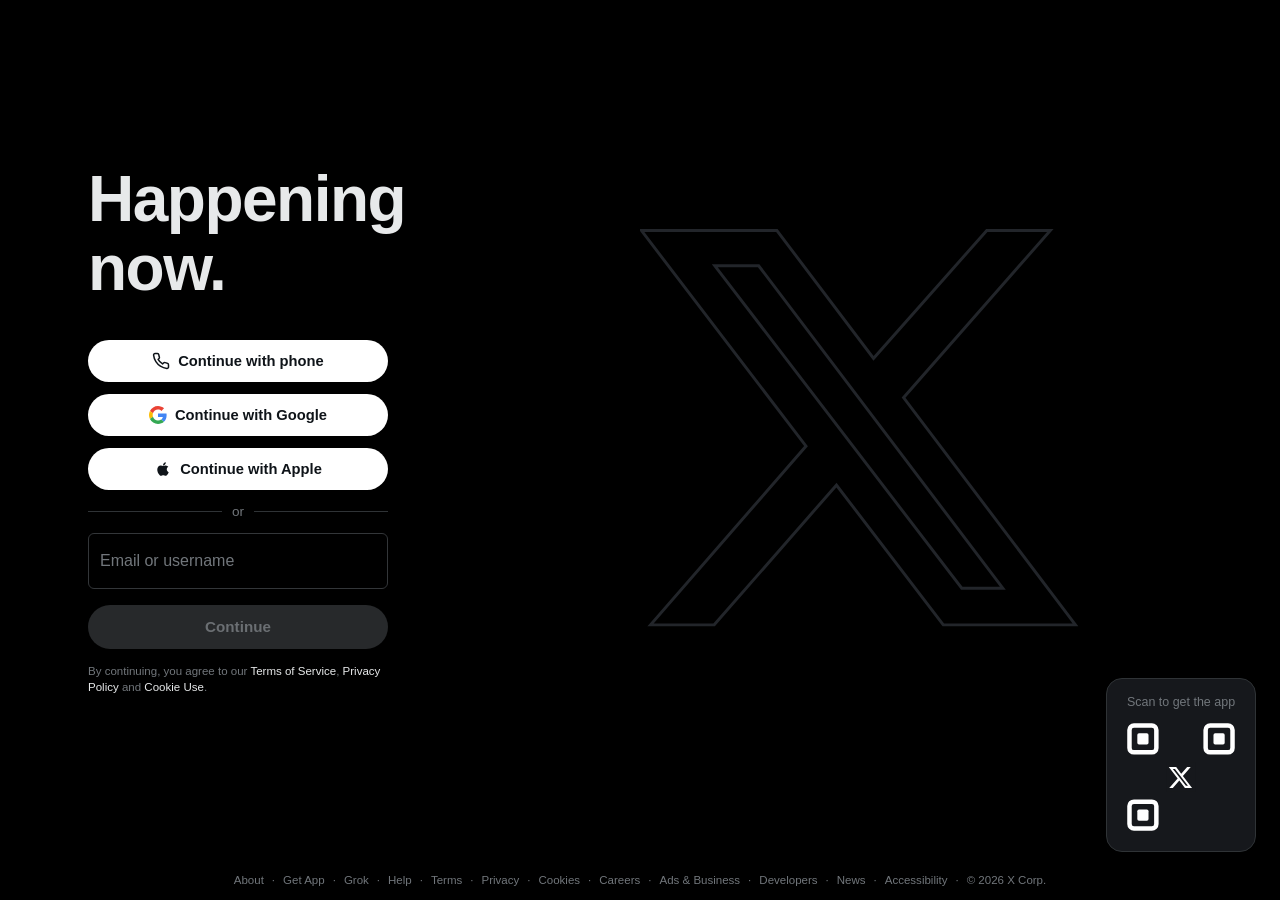
<file: x-login.html>
<!DOCTYPE html>
<html lang="en">
<head>
    <meta charset="UTF-8">
    <meta name="viewport" content="width=device-width, initial-scale=1.0">
    <title>X. It's what's happening</title>
    <link rel="stylesheet" href="css/page-specific/x-login.css">
</head>
<body>
    <div class="page-wrapper">
        <main class="main-container">
            <div class="left-column">
                <h1 class="main-heading">Happening<br>now.</h1>
                <div class="auth-box">
                    <button type="button" class="social-btn">
                        <svg width="18" height="18" viewBox="0 0 24 24" fill="none" stroke="#0f1419" stroke-width="2" stroke-linecap="round" stroke-linejoin="round"><path d="M22 16.92v3a2 2 0 0 1-2.18 2 19.79 19.79 0 0 1-8.63-3.07 19.5 19.5 0 0 1-6-6 19.79 19.79 0 0 1-3.07-8.67A2 2 0 0 1 4.11 2h3a2 2 0 0 1 2 1.72 12.84 12.84 0 0 0 .7 2.81 2 2 0 0 1-.45 2.11L8.09 9.91a16 16 0 0 0 6 6l1.27-1.27a2 2 0 0 1 2.11-.45 12.84 12.84 0 0 0 2.81.7A2 2 0 0 1 22 16.92z"/></svg>
                        <span>Continue with phone</span>
                    </button>
                    <button type="button" class="social-btn">
                        <svg width="18" height="18" viewBox="0 0 48 48"><path fill="#EA4335" d="M24 9.5c3.54 0 6.71 1.22 9.21 3.6l6.85-6.85C35.9 2.38 30.47 0 24 0 14.62 0 6.51 5.38 2.56 13.22l7.98 6.19C12.43 13.72 17.74 9.5 24 9.5z"/><path fill="#4285F4" d="M46.98 24.55c0-1.57-.15-3.09-.38-4.55H24v9.02h12.94c-.58 2.96-2.26 5.48-4.78 7.18l7.73 6c4.51-4.18 7.09-10.36 7.09-17.65z"/><path fill="#FBBC05" d="M10.53 28.59c-.48-1.45-.76-2.99-.76-4.59s.27-3.14.76-4.59l-7.98-6.19C.92 16.46 0 20.12 0 24c0 3.88.92 7.54 2.56 10.78l7.97-6.19z"/><path fill="#34A853" d="M24 48c6.48 0 11.93-2.13 15.89-5.81l-7.73-6c-2.15 1.45-4.92 2.3-8.16 2.3-6.26 0-11.57-4.22-13.47-9.91l-7.98 6.19C6.51 42.62 14.62 48 24 48z"/></svg>
                        <span>Continue with Google</span>
                    </button>
                    <button type="button" class="social-btn">
                        <svg width="18" height="18" viewBox="0 0 24 24" fill="#0f1419"><path d="M17.05 20.28c-.98.95-2.05.8-3.08.35-1.09-.46-2.09-.48-3.24 0-1.44.62-2.2.44-3.06-.35C2.79 15.25 3.51 7.59 9.05 7.31c1.35.07 2.29.74 3.08.8 1.18-.24 2.31-.93 3.57-.84 1.51.12 2.65.72 3.4 1.8-3.12 1.87-2.38 5.98.48 7.13-.57 1.5-1.31 2.99-2.54 4.09l.01-.01zM12.03 7.25c-.15-2.23 1.66-4.07 3.74-4.25.29 2.58-2.34 4.5-3.74 4.25z"/></svg>
                        <span>Continue with Apple</span>
                    </button>
                    <div class="divider"><span class="line"></span><span class="or-text">or</span><span class="line"></span></div>
                    <form id="loginForm">
                        <div class="floating-input-group">
                            <input type="text" id="identifierInput" placeholder=" " required>
                            <label for="identifierInput">Email or username</label>
                        </div>
                        <button type="submit" id="continueBtn" class="continue-btn" disabled>Continue</button>
                    </form>
                    <p class="legal-text">By continuing, you agree to our <a href="#">Terms of Service</a>, <a href="#">Privacy Policy</a> and <a href="#">Cookie Use</a>.</p>
                </div>
            </div>
            <div class="right-column">
                <div class="x-logo-wrapper" id="xLogoWrapper">
                    <svg id="xInteractiveSvg" viewBox="0 0 300 271" width="100%" height="100%">
                        <defs>
                            <path id="xShapePath" d="M236 0h46L181 115l118 156h-92.6l-72.5-94.8-83 94.8h-46l107-123L-1.1 0h94.9l65.5 86.6L236 0zm-16.1 244h25.5L80.4 26H53l166.9 218z"/>
                            <clipPath id="xClip"><use href="#xShapePath"/></clipPath>
                            <radialGradient id="cursorLight" gradientUnits="userSpaceOnUse" cx="-500" cy="-500" r="115"><stop offset="0%" stop-color="#ffffff" stop-opacity="1"/><stop offset="45%" stop-color="#ffffff" stop-opacity="0.7"/><stop offset="100%" stop-color="#ffffff" stop-opacity="0"/></radialGradient>
                        </defs>
                        <use href="#xShapePath" fill="#000000" stroke="#22252a" stroke-width="4" clip-path="url(#xClip)"/>
                        <use href="#xShapePath" fill="none" stroke="url(#cursorLight)" stroke-width="5" clip-path="url(#xClip)"/>
                    </svg>
                </div>
            </div>
        </main>
        <div class="qr-card">
            <span class="qr-title">Scan to get the app</span>
            <div class="qr-code-box"><svg viewBox="0 0 100 100" width="100%" height="100%"><rect x="4" y="4" width="24" height="24" rx="4" fill="none" stroke="#ffffff" stroke-width="4"/><rect x="11" y="11" width="10" height="10" rx="1.5" fill="#ffffff"/><rect x="72" y="4" width="24" height="24" rx="4" fill="none" stroke="#ffffff" stroke-width="4"/><rect x="79" y="11" width="10" height="10" rx="1.5" fill="#ffffff"/><rect x="4" y="72" width="24" height="24" rx="4" fill="none" stroke="#ffffff" stroke-width="4"/><rect x="11" y="79" width="10" height="10" rx="1.5" fill="#ffffff"/><rect x="37" y="37" width="26" height="26" fill="#16181c"/><path d="M55.5 41h3.2l-7 8 8.2 10.8h-6.4l-5-6.6-5.8 6.6h-3.2l7.5-8.5-7.9-10.3h6.6l4.5 6 5.3-6zm-1.1 16.9h1.8L44.6 42.8h-1.9l11.7 15.1z" fill="#ffffff"/></svg></div>
        </div>
        <footer class="footer-links"><a href="#">About</a><span>·</span><a href="#">Get App</a><span>·</span><a href="#">Grok</a><span>·</span><a href="#">Help</a><span>·</span><a href="#">Terms</a><span>·</span><a href="#">Privacy</a><span>·</span><a href="#">Cookies</a><span>·</span><a href="#">Careers</a><span>·</span><a href="#">Ads &amp; Business</a><span>·</span><a href="#">Developers</a><span>·</span><a href="#">News</a><span>·</span><a href="#">Accessibility</a><span>·</span><span>© 2026 X Corp.</span></footer>
    </div>
    <script src="js/x_login.js"></script>
</body>
</html>
</file>
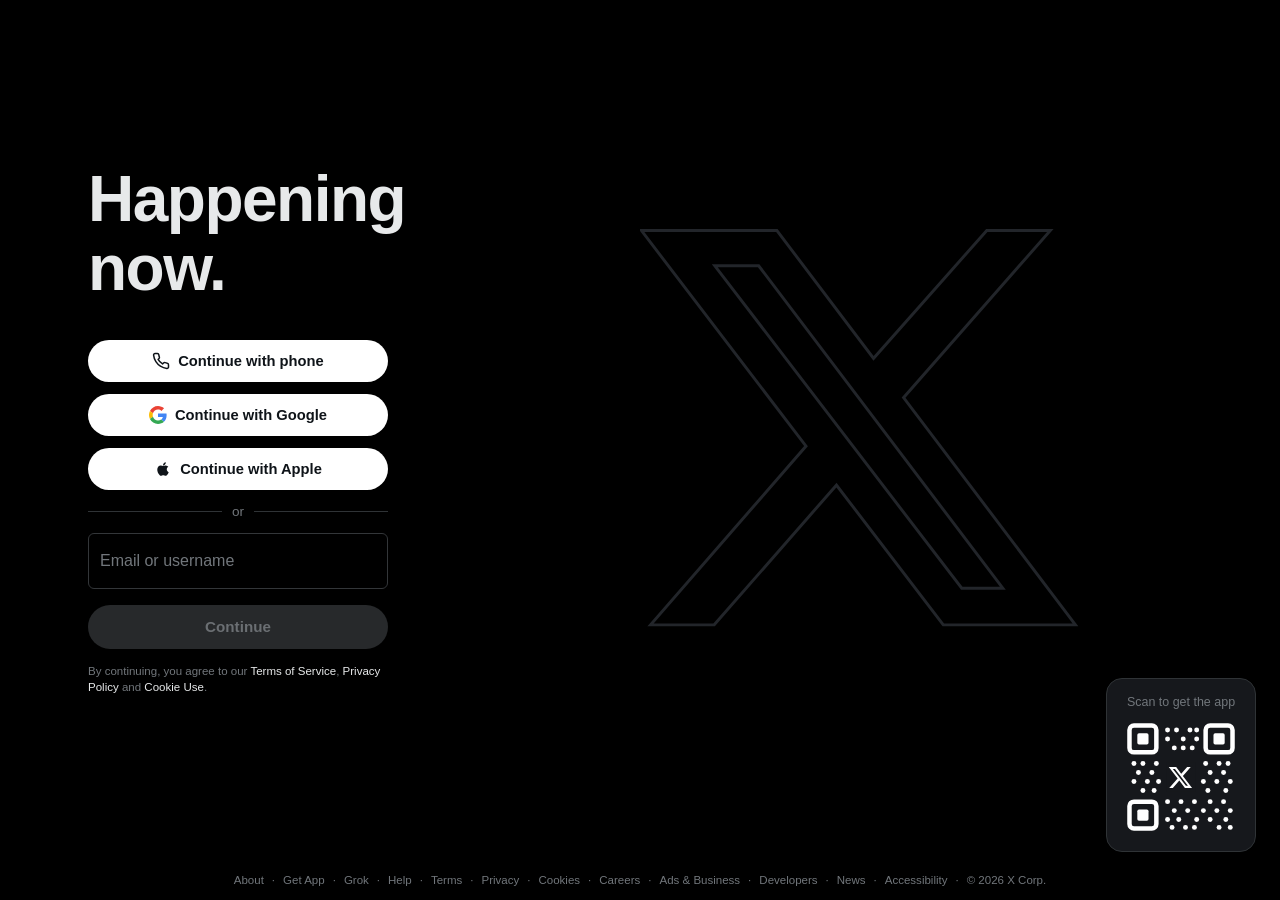
<file: x_login.html>
<!DOCTYPE html>
<html lang="en">
<head>
    <meta charset="UTF-8">
    <meta name="viewport" content="width=device-width, initial-scale=1.0">
    <title>X. It's what's happening</title>
    <!-- ഇവിടെ style.css എന്നതിന് പകരം നിങ്ങളുടെ CSS ഫയലിന്റെ പേര് നൽകി -->
    <link rel="stylesheet" href="css/page-specific/x-login.css">
</head>
<body>

    <div class="page-wrapper">
        <main class="main-container">
            <!-- Left Column: Authentication Form -->
            <div class="left-column">
                <h1 class="main-heading">Happening<br>now.</h1>

                <div class="auth-box">
                    <!-- Continue with phone -->
                    <button type="button" class="social-btn">
                        <svg width="18" height="18" viewBox="0 0 24 24" fill="none" stroke="#0f1419" stroke-width="2" stroke-linecap="round" stroke-linejoin="round">
                            <path d="M22 16.92v3a2 2 0 0 1-2.18 2 19.79 19.79 0 0 1-8.63-3.07 19.5 19.5 0 0 1-6-6 19.79 19.79 0 0 1-3.07-8.67A2 2 0 0 1 4.11 2h3a2 2 0 0 1 2 1.72 12.84 12.84 0 0 0 .7 2.81 2 2 0 0 1-.45 2.11L8.09 9.91a16 16 0 0 0 6 6l1.27-1.27a2 2 0 0 1 2.11-.45 12.84 12.84 0 0 0 2.81.7A2 2 0 0 1 22 16.92z"/>
                        </svg>
                        <span>Continue with phone</span>
                    </button>

                    <!-- Continue with Google -->
                    <button type="button" class="social-btn">
                        <svg width="18" height="18" viewBox="0 0 48 48">
                            <path fill="#EA4335" d="M24 9.5c3.54 0 6.71 1.22 9.21 3.6l6.85-6.85C35.9 2.38 30.47 0 24 0 14.62 0 6.51 5.38 2.56 13.22l7.98 6.19C12.43 13.72 17.74 9.5 24 9.5z"/>
                            <path fill="#4285F4" d="M46.98 24.55c0-1.57-.15-3.09-.38-4.55H24v9.02h12.94c-.58 2.96-2.26 5.48-4.78 7.18l7.73 6c4.51-4.18 7.09-10.36 7.09-17.65z"/>
                            <path fill="#FBBC05" d="M10.53 28.59c-.48-1.45-.76-2.99-.76-4.59s.27-3.14.76-4.59l-7.98-6.19C.92 16.46 0 20.12 0 24c0 3.88.92 7.54 2.56 10.78l7.97-6.19z"/>
                            <path fill="#34A853" d="M24 48c6.48 0 11.93-2.13 15.89-5.81l-7.73-6c-2.15 1.45-4.92 2.3-8.16 2.3-6.26 0-11.57-4.22-13.47-9.91l-7.98 6.19C6.51 42.62 14.62 48 24 48z"/>
                        </svg>
                        <span>Continue with Google</span>
                    </button>

                    <!-- Continue with Apple -->
                    <button type="button" class="social-btn">
                        <svg width="18" height="18" viewBox="0 0 24 24" fill="#0f1419">
                            <path d="M17.05 20.28c-.98.95-2.05.8-3.08.35-1.09-.46-2.09-.48-3.24 0-1.44.62-2.2.44-3.06-.35C2.79 15.25 3.51 7.59 9.05 7.31c1.35.07 2.29.74 3.08.8 1.18-.24 2.31-.93 3.57-.84 1.51.12 2.65.72 3.4 1.8-3.12 1.87-2.38 5.98.48 7.13-.57 1.5-1.31 2.99-2.54 4.09l.01-.01zM12.03 7.25c-.15-2.23 1.66-4.07 3.74-4.25.29 2.58-2.34 4.5-3.74 4.25z"/>
                        </svg>
                        <span>Continue with Apple</span>
                    </button>

                    <!-- OR Divider -->
                    <div class="divider">
                        <span class="line"></span>
                        <span class="or-text">or</span>
                        <span class="line"></span>
                    </div>

                    <!-- Email or Username Input -->
                    <form id="loginForm">
                        <div class="floating-input-group">
                            <input type="text" id="identifierInput" placeholder=" " required>
                            <label for="identifierInput">Email or username</label>
                        </div>

                        <button type="submit" id="continueBtn" class="continue-btn" disabled>Continue</button>
                    </form>

                    <p class="legal-text">
                        By continuing, you agree to our <a href="#">Terms of Service</a>, <a href="#">Privacy Policy</a> and <a href="#">Cookie Use</a>.
                    </p>
                </div>
            </div>

            <!-- Right Column: Interactive Lighting X Logo -->
            <div class="right-column">
                <div class="x-logo-wrapper" id="xLogoWrapper">
                    <svg id="xInteractiveSvg" viewBox="0 0 300 271" width="100%" height="100%">
                        <defs>
                            <!-- X Path Definition -->
                            <path id="xShapePath" d="M236 0h46L181 115l118 156h-92.6l-72.5-94.8-83 94.8h-46l107-123L-1.1 0h94.9l65.5 86.6L236 0zm-16.1 244h25.5L80.4 26H53l166.9 218z"/>
                            
                            <clipPath id="xClip">
                                <use href="#xShapePath"/>
                            </clipPath>

                            <radialGradient id="cursorLight" gradientUnits="userSpaceOnUse" cx="-500" cy="-500" r="115">
                                <stop offset="0%" stop-color="#ffffff" stop-opacity="1"/>
                                <stop offset="45%" stop-color="#ffffff" stop-opacity="0.7"/>
                                <stop offset="100%" stop-color="#ffffff" stop-opacity="0"/>
                            </radialGradient>
                        </defs>

                        <use href="#xShapePath" fill="#000000" stroke="#22252a" stroke-width="4" clip-path="url(#xClip)"/>
                        <use href="#xShapePath" fill="none" stroke="url(#cursorLight)" stroke-width="5" clip-path="url(#xClip)"/>
                    </svg>
                </div>
            </div>
        </main>

        <!-- Floating Bottom-Right QR Card -->
        <div class="qr-card">
            <span class="qr-title">Scan to get the app</span>
            <div class="qr-code-box">
                <svg viewBox="0 0 100 100" width="100%" height="100%">
                    <rect x="4" y="4" width="24" height="24" rx="4" fill="none" stroke="#ffffff" stroke-width="4"/>
                    <rect x="11" y="11" width="10" height="10" rx="1.5" fill="#ffffff"/>
                    <rect x="72" y="4" width="24" height="24" rx="4" fill="none" stroke="#ffffff" stroke-width="4"/>
                    <rect x="79" y="11" width="10" height="10" rx="1.5" fill="#ffffff"/>
                    <rect x="4" y="72" width="24" height="24" rx="4" fill="none" stroke="#ffffff" stroke-width="4"/>
                    <rect x="11" y="79" width="10" height="10" rx="1.5" fill="#ffffff"/>
                    <g fill="#ffffff">
                        <circle cx="38" cy="8" r="2.2"/><circle cx="46" cy="8" r="2.2"/><circle cx="58" cy="8" r="2.2"/><circle cx="64" cy="8" r="2.2"/>
                        <circle cx="38" cy="16" r="2.2"/><circle cx="52" cy="16" r="2.2"/><circle cx="64" cy="16" r="2.2"/>
                        <circle cx="44" cy="24" r="2.2"/><circle cx="52" cy="24" r="2.2"/><circle cx="60" cy="24" r="2.2"/>
                        <circle cx="8" cy="38" r="2.2"/><circle cx="16" cy="38" r="2.2"/><circle cx="28" cy="38" r="2.2"/><circle cx="72" cy="38" r="2.2"/><circle cx="84" cy="38" r="2.2"/><circle cx="92" cy="38" r="2.2"/>
                        <circle cx="12" cy="46" r="2.2"/><circle cx="24" cy="46" r="2.2"/><circle cx="76" cy="46" r="2.2"/><circle cx="88" cy="46" r="2.2"/>
                        <circle cx="8" cy="54" r="2.2"/><circle cx="20" cy="54" r="2.2"/><circle cx="30" cy="54" r="2.2"/><circle cx="70" cy="54" r="2.2"/><circle cx="82" cy="54" r="2.2"/><circle cx="94" cy="54" r="2.2"/>
                        <circle cx="16" cy="62" r="2.2"/><circle cx="26" cy="62" r="2.2"/><circle cx="74" cy="62" r="2.2"/><circle cx="90" cy="62" r="2.2"/>
                        <circle cx="38" cy="72" r="2.2"/><circle cx="50" cy="72" r="2.2"/><circle cx="62" cy="72" r="2.2"/><circle cx="76" cy="72" r="2.2"/><circle cx="88" cy="72" r="2.2"/>
                        <circle cx="44" cy="80" r="2.2"/><circle cx="56" cy="80" r="2.2"/><circle cx="70" cy="80" r="2.2"/><circle cx="82" cy="80" r="2.2"/><circle cx="94" cy="80" r="2.2"/>
                        <circle cx="38" cy="88" r="2.2"/><circle cx="48" cy="88" r="2.2"/><circle cx="64" cy="88" r="2.2"/><circle cx="76" cy="88" r="2.2"/><circle cx="90" cy="88" r="2.2"/>
                        <circle cx="42" cy="95" r="2.2"/><circle cx="54" cy="95" r="2.2"/><circle cx="62" cy="95" r="2.2"/><circle cx="84" cy="95" r="2.2"/><circle cx="94" cy="95" r="2.2"/>
                    </g>
                    <rect x="37" y="37" width="26" height="26" fill="#16181c"/>
                    <path d="M55.5 41h3.2l-7 8 8.2 10.8h-6.4l-5-6.6-5.8 6.6h-3.2l7.5-8.5-7.9-10.3h6.6l4.5 6 5.3-6zm-1.1 16.9h1.8L44.6 42.8h-1.9l11.7 15.1z" fill="#ffffff"/>
                </svg>
            </div>
        </div>

        <!-- Footer -->
        <footer class="footer-links">
            <a href="#">About</a><span>·</span>
            <a href="#">Get App</a><span>·</span>
            <a href="#">Grok</a><span>·</span>
            <a href="#">Help</a><span>·</span>
            <a href="#">Terms</a><span>·</span>
            <a href="#">Privacy</a><span>·</span>
            <a href="#">Cookies</a><span>·</span>
            <a href="#">Careers</a><span>·</span>
            <a href="#">Ads & Business</a><span>·</span>
            <a href="#">Developers</a><span>·</span>
            <a href="#">News</a><span>·</span>
            <a href="#">Accessibility</a><span>·</span>
            <span>© 2026 X Corp.</span>
        </footer>
    </div>

    <!-- JS ഫയൽ 'js' ഫോൾഡറിനുള്ളിലാണ് അതിനാൽ പാത്ത് ഇങ്ങനെ നൽകണം -->
    <script src="js/x_login.js"></script>
</body>
</html>
</file>
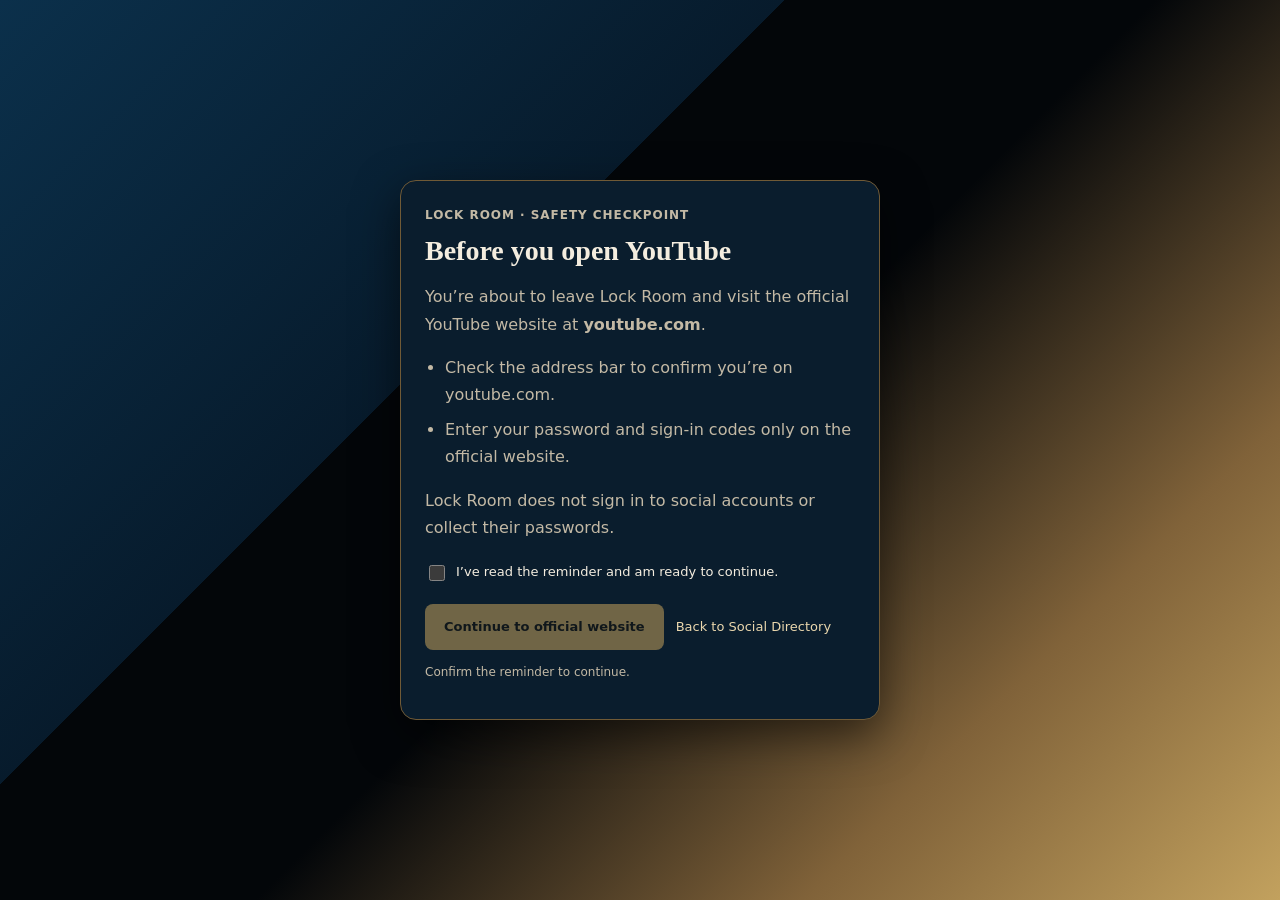
<file: youtube_login.html>
﻿<!doctype html>
<html lang="en">
<head>
  <meta charset="utf-8">
  <meta name="viewport" content="width=device-width, initial-scale=1">
  <meta name="description" content="A Lock Room safety reminder before opening the official YouTube website.">
  <title>YouTube safety checkpoint | Lock Room</title>
  <link rel="stylesheet" href="css/global.css">
  <script src="js/platform-checkpoint.js" defer></script>
</head>
<body>
  <main class="checkpoint-page" data-platform="youtube">
    <section class="checkpoint-card" aria-labelledby="checkpoint-title">
      <p class="checkpoint-brand">Lock Room · Safety checkpoint</p>
      <h1 id="checkpoint-title">Before you open YouTube</h1>
      <p>You’re about to leave Lock Room and visit the official YouTube website at <strong>youtube.com</strong>.</p>
      <ul class="checkpoint-reminders">
        <li>Check the address bar to confirm you’re on youtube.com.</li>
        <li>Enter your password and sign-in codes only on the official website.</li>
      </ul>
      <p>Lock Room does not sign in to social accounts or collect their passwords.</p>
      <label class="checkpoint-confirmation">
        <input id="checkpoint-confirmation" type="checkbox">
        <span>I’ve read the reminder and am ready to continue.</span>
      </label>
      <div class="checkpoint-actions">
        <button id="checkpoint-continue" class="button" type="button" disabled>Continue to official website</button>
        <a class="checkpoint-back" href="social-directory.html">Back to Social Directory</a>
      </div>
      <p id="checkpoint-status" class="checkpoint-status" role="status" aria-live="polite">Confirm the reminder to continue.</p>
    </section>
  </main>
</body>
</html>
</file>
<file: css/global.css>
/* Shared design tokens and reusable site components. */
@import url('https://fonts.googleapis.com/css2?family=Teko:wght@500;600;700&display=swap');

:root {
  color-scheme: dark;
  --color-page: #030609;
  --color-surface: #0a1d2d;
  --color-surface-muted: #10283a;
  --color-text: #f4eddf;
  --color-text-muted: #c3b9a5;
  --color-text-subtle: #a99a7c;
  --color-border: #705a36;
  --color-border-soft: #4c3d26;
  --color-brand: #c4a15b;
  --color-brand-strong: #ead7ad;
  --color-brand-contrast: #16130d;
  --color-shadow: rgb(0 0 0 / 55%);
  --color-dot: #23445a;
  --color-gradient-blue: #0b304b;
  --color-gradient-navy: #071b2c;
  --color-gradient-gold: #806239;
  --color-gradient-gold-light: #c2a15e;
  --font-body: Inter, system-ui, -apple-system, BlinkMacSystemFont, "Segoe UI", sans-serif;
  --font-display: Georgia, "Times New Roman", serif;
  --font-banner: 'Teko', 'Arial Narrow', sans-serif;
  --font-social: -apple-system, BlinkMacSystemFont, 'Segoe UI', sans-serif;
  --font-size-xs: 0.75rem;
  --font-size-sm: 0.8125rem;
  --font-size-base: 1rem;
  --font-size-lg: 1.125rem;
  --font-size-xl: 1.25rem;
  --font-size-2xl: 1.75rem;
  --font-size-hero: 3.75rem;
  --font-size-hero-mobile: 2.5rem;
  --font-weight-normal: 400;
  --font-weight-medium: 600;
  --font-weight-bold: 700;
  --line-height-body: 1.7;
  --space-1: 0.25rem;
  --space-2: 0.5rem;
  --space-3: 0.75rem;
  --space-4: 1rem;
  --space-5: 1.25rem;
  --space-6: 1.5rem;
  --space-8: 2rem;
  --space-12: 3rem;
  --space-16: 4rem;
  --content-width: 67.5rem;
  --page-gutter: 2.25rem;
  --radius-sm: 0.5rem;
  --radius-md: 0.75rem;
  --radius-lg: 1rem;
  --radius-pill: 999px;
  --panel-padding: var(--space-6);
  --shadow-card: 0 15px 45px var(--color-shadow);
  --button-padding-block: 0.8125rem;
  --button-padding-inline: 1.125rem;
  --button-radius: var(--radius-sm);
  --button-font-size: var(--font-size-sm);
  --button-font-weight: 700;
  --button-primary-bg: var(--color-brand);
  --button-primary-hover-bg: var(--color-brand-strong);
  --button-secondary-bg: var(--color-surface-muted);
  --button-secondary-text: var(--color-brand-strong);
  --header-grid: minmax(0, 1fr) auto;
  --footer-grid: minmax(0, 1fr);
  --content-grid: repeat(12, minmax(0, 1fr));
  --content-gap: var(--space-4);
  --color-navy: var(--color-surface);
  --color-navy-deep: var(--color-page);
  --color-navy-raised: var(--color-surface-muted);
  --color-gold: var(--color-brand);
  --color-gold-light: var(--color-brand-strong);
  --color-muted: var(--color-text-muted);
  --text-xs: var(--font-size-xs);
  --text-sm: var(--font-size-sm);
  --text-base: var(--font-size-base);
  --text-lg: var(--font-size-lg);
  --text-xl: var(--font-size-xl);
  --text-2xl: var(--font-size-2xl);
  --text-hero: var(--font-size-hero);
  --text-hero-small: var(--font-size-hero-mobile);
  --weight-normal: var(--font-weight-normal);
  --weight-medium: var(--font-weight-medium);
  --weight-bold: var(--font-weight-bold);
  --line-copy: var(--line-height-body);
  --space-0: var(--space-1);
  --space-7: var(--space-8);
  --layout-width: var(--content-width);
  --layout-narrow: 30rem;
  --layout-header-grid: var(--header-grid);
  --layout-footer-grid: var(--footer-grid);
  --radius-control: var(--radius-sm);
  --radius-panel: var(--radius-md);
  --button-background: var(--button-primary-bg);
  --button-foreground: var(--color-brand-contrast);
  --button-hover: var(--button-primary-hover-bg);
  --size-brand-mark: 2.25rem;
  --size-app-icon: 3.25rem;
  --size-safety-mark: 2.875rem;
  --size-banner: 5.75rem;
  --size-banner-mobile: 5rem;
  --size-social-icon: 2.625rem;
  --size-step-number: 1.875rem;
  --size-control-height: 3rem;
  --size-input-height: 3.5rem;
  --size-button-icon: 1.25rem;
  --size-instagram-logo: 4rem;
}

*, *::before, *::after { box-sizing: border-box; }
html { font-family: var(--font-body); color: var(--color-text); background: var(--color-page); }
body {
  min-width: 20rem;
  min-height: 100vh;
  margin: 0;
  color: var(--color-text);
  font-size: var(--font-size-base);
  line-height: var(--line-height-body);
  background-color: var(--color-page);
  background-image: linear-gradient(135deg, var(--color-gradient-blue) 0%, var(--color-gradient-navy) 36%, var(--color-page) 36%, var(--color-page) 53%, var(--color-gradient-gold) 78%, var(--color-gradient-gold-light) 100%);
  background-attachment: fixed;
}
img, svg { display: block; max-width: 100%; }
button, a { font: inherit; }
a:focus-visible, button:focus-visible { outline: 3px solid var(--color-brand); outline-offset: 3px; }
.site-header, .site-main, .site-footer {
  width: min(var(--content-width), calc(100% - var(--page-gutter) * 2));
  margin-inline: auto;
}
.site-header { display: grid; grid-template-columns: var(--header-grid); align-items: center; padding-block: var(--space-6); }
.brand { color: var(--color-text); font-size: var(--font-size-xl); font-weight: 800; text-decoration: none; }
.brand-mark {
  display: inline-grid; width: var(--size-brand-mark); height: var(--size-brand-mark); margin-right: var(--space-2);
  place-items: center; border-radius: var(--radius-md); color: var(--color-brand-contrast);
  background: var(--color-brand); vertical-align: middle;
}
.mark {
  display: inline-grid;
  width: var(--size-brand-mark);
  height: var(--size-brand-mark);
  margin-right: var(--space-2);
  place-items: center;
  border-radius: var(--radius-md);
  color: var(--color-brand-contrast);
  background: var(--color-brand);
  font-weight: var(--font-weight-bold);
}
.site-footer {
  display: grid; grid-template-columns: var(--footer-grid); padding-block: var(--space-5);
  border-top: 1px solid var(--color-border); color: var(--color-text-subtle);
  font-size: var(--font-size-xs); line-height: var(--line-height-body);
}
.button {
  display: inline-block; padding: var(--button-padding-block) var(--button-padding-inline);
  border: 1px solid transparent; border-radius: var(--button-radius); color: var(--color-brand-contrast);
  background: var(--button-primary-bg); font-size: var(--button-font-size);
  font-weight: var(--button-font-weight); line-height: 1.4; text-decoration: none;
  transition: background-color 160ms ease, color 160ms ease;
}
.button:hover { background: var(--button-primary-hover-bg); }
.button-secondary { color: var(--button-secondary-text); background: var(--button-secondary-bg); }
.button-secondary:hover { color: var(--button-secondary-text); background: var(--button-secondary-bg); }

header:not(.site-header) {
  display: grid;
  width: min(var(--content-width), calc(100% - var(--page-gutter) * 2));
  grid-template-columns: var(--header-grid);
  align-items: center;
  gap: var(--space-4);
  margin-inline: auto;
  padding-block: var(--space-6);
}

footer:not(.site-footer) {
  display: grid;
  width: min(var(--content-width), calc(100% - var(--page-gutter) * 2));
  grid-template-columns: var(--footer-grid);
  gap: var(--space-3);
  padding-block: var(--space-5);
  border-top: 1px solid var(--color-border);
  color: var(--color-text-subtle);
  font-size: var(--font-size-xs);
  line-height: var(--line-height-body);
}

button,
.sign-in-btn,
.login-btn,
.btn {
  border: 1px solid var(--button-primary-bg);
  border-radius: var(--button-radius);
  padding: var(--button-padding-block) var(--button-padding-inline);
  color: var(--button-foreground);
  background: var(--button-primary-bg);
  font-size: var(--button-font-size);
  font-weight: var(--button-font-weight);
  cursor: pointer;
}

button:hover,
.sign-in-btn:hover,
.login-btn:hover,
.btn:not(.btn-submit):hover {
  background: var(--button-primary-hover-bg);
}

.secondary,
.create-btn,
.btn-create-account {
  border: 1px solid var(--color-border);
  color: var(--button-secondary-text);
  background: var(--button-secondary-bg);
}

input:not([type='checkbox']),
select,
textarea,
.input-field,
.auth-input {
  border: 1px solid var(--color-border);
  border-radius: var(--radius-sm);
  padding: var(--space-3) var(--space-4);
  color: var(--color-text);
  background: var(--color-surface-muted);
  font: var(--font-weight-normal) var(--font-size-base) var(--font-body);
}

input::placeholder,
textarea::placeholder {
  color: var(--color-text-muted);
  opacity: 1;
}

.panel,
.card,
.login-card,
.trust-card,
.steps,
.mobile-container {
  border: 1px solid var(--color-border);
  border-radius: var(--radius-md);
  color: var(--color-text);
  background: var(--color-surface);
  box-shadow: var(--shadow-card);
}

.panel {
  padding: var(--panel-padding);
}

.panel h2 {
  margin: 0 0 var(--space-2);
  font-family: var(--font-display);
  font-size: var(--font-size-2xl);
  font-weight: var(--font-weight-normal);
}

.eyebrow,
.home-eyebrow {
  color: var(--color-brand-strong);
  font-size: var(--font-size-xs);
  font-weight: var(--font-weight-bold);
}

.muted,
.subtitle {
  color: var(--color-text-muted);
}

.status {
  min-height: var(--space-4);
  color: var(--color-brand-strong);
  font-size: var(--font-size-xs);
}

.hidden { display: none !important; }

/* Shared, transparent safety checkpoint used before opening official sites. */
.checkpoint-page {
  display: grid;
  min-height: 100vh;
  place-items: center;
  padding: var(--space-6) var(--page-gutter);
}

.checkpoint-card {
  width: min(100%, var(--layout-narrow));
  padding: var(--space-6);
  border: 1px solid var(--color-border);
  border-radius: var(--radius-lg);
  color: var(--color-text);
  background: var(--color-surface);
  box-shadow: var(--shadow-card);
}

.checkpoint-brand {
  margin: 0 0 var(--space-2);
  color: var(--color-brand-strong);
  font-size: var(--font-size-xs);
  font-weight: var(--font-weight-bold);
  letter-spacing: 0.08em;
  text-transform: uppercase;
}

.checkpoint-card h1 {
  margin: 0 0 var(--space-3);
  font-family: var(--font-display);
  font-size: var(--font-size-2xl);
  line-height: 1.2;
}

.checkpoint-card p {
  color: var(--color-text-muted);
  line-height: var(--line-height-body);
}

.checkpoint-reminders {
  margin: var(--space-4) 0;
  padding-left: var(--space-5);
  color: var(--color-text-muted);
}

.checkpoint-reminders li + li { margin-top: var(--space-2); }

.checkpoint-confirmation {
  display: flex;
  align-items: flex-start;
  gap: var(--space-2);
  margin-block: var(--space-5);
  color: var(--color-text);
  font-size: var(--font-size-sm);
}

.checkpoint-confirmation input {
  flex: 0 0 auto;
  width: 1rem;
  height: 1rem;
  margin-top: var(--space-1);
  accent-color: var(--color-brand);
}

.checkpoint-actions {
  display: flex;
  flex-wrap: wrap;
  align-items: center;
  gap: var(--space-3);
}

.checkpoint-actions button:disabled {
  opacity: 0.55;
  cursor: not-allowed;
}

.checkpoint-back {
  color: var(--color-brand-strong);
  font-size: var(--font-size-sm);
  text-decoration: none;
}

.checkpoint-status {
  min-height: 1.25rem;
  margin-top: var(--space-3);
  font-size: var(--font-size-xs);
}

@media (max-width: 48rem) {
  :root { --page-gutter: 1.125rem; }
}
</file>
<file: css/page-specific/home.css>
/* Home page layout and components. Shared values come from ../global.css. */
.home-hero {
  display: grid; grid-template-columns: 1.1fr 0.9fr;
  gap: var(--space-12); align-items: center;
  padding-block: var(--space-16) var(--space-12);
}
.home-eyebrow { color: var(--color-brand-strong); font-size: var(--font-size-xs); font-weight: var(--font-weight-bold); letter-spacing: 0; text-transform: uppercase; }
.home-hero h1 { max-width: 42.5rem; margin: var(--space-3) 0 var(--space-5); font-family: var(--font-display); font-size: var(--font-size-hero); font-weight: var(--font-weight-normal); line-height: 1.02; }
.home-lead { max-width: 39.375rem; color: var(--color-text-muted); font-size: var(--font-size-lg); line-height: 1.75; }
.home-actions { display: flex; flex-wrap: wrap; gap: var(--space-3); margin-top: var(--space-8); }
.home-trust-card, .home-steps { padding: var(--space-6); border: 1px solid var(--color-border); border-radius: var(--radius-lg); background: var(--color-surface); box-shadow: var(--shadow-card); }
.home-trust-card h2, .home-steps h2 { margin: 0 0 var(--space-2); font-family: var(--font-display); font-size: var(--font-size-2xl); font-weight: var(--font-weight-normal); line-height: 1.25; }
.home-trust-card > p:not(.home-eyebrow), .home-steps p { margin: 0; color: var(--color-text-muted); line-height: var(--line-height-body); }
.home-trust-list { margin: var(--space-5) 0 0; padding: 0; list-style: none; }
.home-trust-list li { padding-block: var(--space-3); border-top: 1px solid var(--color-border-soft); color: var(--color-text-muted); line-height: 1.55; }
.home-trust-list strong { color: var(--color-brand-strong); }
.home-steps { margin-bottom: var(--space-16); }
.home-step-grid { display: grid; grid-template-columns: repeat(3, minmax(0, 1fr)); gap: var(--space-4); margin-top: var(--space-5); }
.home-step { padding: var(--space-5); border: 1px solid var(--color-border); border-radius: var(--radius-md); }
.home-step-number { display: grid; width: var(--size-step-number); height: var(--size-step-number); margin-bottom: var(--space-3); place-items: center; border-radius: var(--radius-pill); color: var(--color-brand-contrast); background: var(--color-brand); font-weight: var(--font-weight-bold); }
.home-step h3 { margin: 0 0 var(--space-2); font-size: var(--font-size-base); }
.home-step p { font-size: var(--font-size-sm); }
@media (max-width: 47.5rem) {
  .home-hero { grid-template-columns: minmax(0, 1fr); gap: var(--space-8); padding-top: var(--space-8); }
  .home-hero h1 { font-size: var(--font-size-hero-mobile); }
  .home-step-grid { grid-template-columns: minmax(0, 1fr); }
  .site-main { padding-bottom: var(--space-5); }
}
</file>
<file: css/page-specific/facebook-login.css>
body {
    display: flex;
    flex-direction: column;
    align-items: center;
    justify-content: space-between;
    padding: var(--space-3);
    font-family: var(--font-social);
}

.container {
    display: flex;
    width: min(25rem, 100%);
    flex-direction: column;
    align-items: center;
}

.lang-select {
    margin-bottom: var(--space-5);
}

.lang-select select {
    border: 0;
    padding: var(--space-0);
    color: var(--color-muted);
    background: transparent;
    font-size: var(--text-sm);
    font-weight: var(--weight-bold);
}

.logo {
    margin-bottom: var(--space-5);
    color: var(--color-gold-light);
    font-size: var(--text-hero-small);
    font-weight: var(--weight-bold);
}

form {
    display: flex;
    width: 100%;
    flex-direction: column;
    gap: var(--space-2);
}

.input-field {
    width: 100%;
    padding: var(--space-2) var(--space-3);
}

.login-btn {
    width: 100%;
    margin-top: var(--space-0);
}

.forgot-password {
    margin-top: var(--space-3);
    font-size: var(--text-sm);
    font-weight: var(--weight-bold);
    text-decoration: none;
}

.create-btn {
    width: min(25rem, 100%);
    margin-top: var(--space-5);
    padding: var(--space-2);
    border-radius: 999px;
    text-align: center;
    text-decoration: none;
}

.watermark {
    margin-top: var(--space-3);
    padding: var(--space-0) var(--space-1);
    color: var(--color-navy-deep);
    background: var(--color-gold);
    font-size: var(--text-xs);
    font-weight: var(--weight-bold);
}
</file>
<file: css/page-specific/instagram-login.css>
body {
    display: flex;
    justify-content: center;
    align-items: center;
    padding: var(--space-2);
    font-family: var(--font-social);
}

.mobile-container {
    display: flex;
    width: min(25rem, 100%);
    min-height: min(52.75rem, calc(100vh - var(--space-4)));
    flex-direction: column;
    justify-content: space-between;
    align-items: center;
    padding: var(--space-5) var(--space-4) var(--space-3);
}

.content-wrapper {
    display: flex;
    width: 100%;
    flex-direction: column;
    align-items: center;
    margin-top: var(--space-6);
}

.logo {
    width: var(--size-instagram-logo);
    height: var(--size-instagram-logo);
    margin-bottom: var(--space-5);
}

.login-form {
    display: flex;
    width: 100%;
    flex-direction: column;
    gap: var(--space-2);
}

.input-field {
    width: 100%;
    padding: var(--space-3);
    font-size: var(--text-sm);
}

.btn-login {
    width: 100%;
    margin-top: var(--space-0);
    border-radius: 999px;
    font-size: var(--text-base);
}

.forgot-password {
    margin-top: var(--space-3);
    color: var(--color-gold-light);
    font-size: var(--text-sm);
    font-weight: var(--weight-medium);
    text-decoration: none;
}

.footer-wrapper {
    display: flex;
    width: 100%;
    flex-direction: column;
    align-items: center;
    gap: var(--space-2);
    margin-bottom: var(--space-1);
}

.btn-create-account {
    width: 100%;
    padding: var(--space-2);
    border-radius: 999px;
    font-size: var(--text-sm);
    font-weight: var(--weight-medium);
    text-align: center;
    text-decoration: none;
}

.meta-logo {
    display: flex;
    align-items: center;
    gap: var(--space-0);
    color: var(--color-muted);
    font-size: var(--text-sm);
    font-weight: var(--weight-medium);
}

.meta-logo svg {
    width: var(--space-3);
    height: var(--space-3);
    fill: currentColor;
}

@media (max-width: 30rem) {
    .mobile-container {
        min-height: 100vh;
        border: 0;
        border-radius: 0;
    }
}
</file>
<file: css/page-specific/icon.css>
body.icon-page {
    display: flex;
    min-height: 100vh;
    flex-direction: column;
    align-items: center;
    justify-content: center;
    padding: var(--space-4);
    font-family: var(--font-banner);
}

.icon-page-content {
    display: flex;
    width: min(var(--layout-narrow), 100%);
    flex-direction: column;
    align-items: center;
    gap: var(--space-3);
}

.icon-page-title {
    margin: 0 0 var(--space-1);
    color: var(--color-text);
    font-size: var(--text-2xl);
    font-weight: var(--weight-bold);
    text-align: center;
}

.social-banner {
    position: relative;
    display: flex;
    align-items: center;
    width: 100%;
    height: var(--size-banner);
}

.banner-bar {
    position: absolute;
    inset: 11% 0 11% var(--space-5);
    display: flex;
    align-items: center;
    padding-left: var(--space-6);
    background: var(--color-navy);
    box-shadow: 0 var(--space-0) var(--space-1) var(--color-shadow);
}

.banner-text {
    color: var(--color-gold-light);
    font-size: var(--text-2xl);
    font-weight: var(--weight-medium);
    line-height: 1;
}

.banner-tab {
    position: absolute;
    inset: 14% 0 14% auto;
    width: var(--space-2);
    border-radius: var(--radius-control);
    background: var(--color-gold);
}

.banner-icon-wrapper {
    position: relative;
    z-index: 1;
    display: grid;
    place-items: center;
    width: var(--size-banner);
    aspect-ratio: 1;
    border: 2px solid var(--color-gold-light);
    border-radius: 50%;
    color: var(--color-navy-deep);
    background: var(--color-gold);
    box-shadow: 0 var(--space-0) var(--space-2) var(--color-shadow);
    transition: transform .35s ease;
}

.banner-icon-wrapper svg {
    width: var(--size-social-icon);
    height: var(--size-social-icon);
    fill: currentColor;
}

.social-banner:hover .banner-icon-wrapper {
    transform: translateX(var(--space-5));
}

@media (max-width: 32.5rem) {
    .icon-page-content {
        gap: var(--space-2);
    }

    .social-banner {
        height: var(--size-banner-mobile);
    }

    .banner-bar {
        left: var(--space-4);
        padding-left: var(--space-5);
    }

    .banner-text {
        font-size: var(--text-xl);
    }
}

@media (prefers-reduced-motion: reduce) {
    .banner-icon-wrapper {
        transition: none;
    }
}
</file>
<file: css/page-specific/social-directory.css>
.page {
    width: min(60rem, calc(100% - var(--page-gutter) * 2));
    margin-inline: auto;
    padding-block: var(--space-3) var(--space-6);
}

.page header {
    width: 100%;
    margin-bottom: var(--space-5);
    font-weight: var(--weight-medium);
}

.brand {
    text-decoration: none;
}

.home-link {
    border: 1px solid var(--color-border);
    border-radius: var(--radius-control);
    padding: var(--space-1) var(--space-2);
    text-decoration: none;
}

h1 {
    margin: 0 0 var(--space-0);
    font: var(--weight-medium) var(--text-hero) / .95 var(--font-display);
}

.intro {
    max-width: 39rem;
    margin: 0 0 var(--space-3);
    color: var(--color-muted);
    font-size: var(--text-base);
    line-height: var(--line-copy);
}

.access-checkpoint {
    margin-block: var(--space-5);
    padding: var(--space-4);
    border: 1px solid var(--color-border);
    border-radius: var(--radius-md);
    color: var(--color-text);
    background: var(--color-surface);
}

.access-checkpoint h2 {
    margin: 0 0 var(--space-1);
    font-size: var(--font-size-lg);
}

.access-checkpoint p {
    margin: 0;
    color: var(--color-text-muted);
    line-height: var(--line-height-body);
}

.checkpoint-confirm {
    display: flex;
    align-items: flex-start;
    gap: var(--space-2);
    margin-top: var(--space-3);
    font-size: var(--font-size-sm);
    font-weight: var(--font-weight-medium);
}

.checkpoint-confirm input {
    flex: 0 0 auto;
    width: 1rem;
    height: 1rem;
    margin: var(--space-1) 0 0;
    accent-color: var(--color-brand);
}

.access-checkpoint .checkpoint-status {
    margin-top: var(--space-2);
    font-size: var(--font-size-xs);
}

.social-banner[aria-disabled="true"] {
    cursor: not-allowed;
}

.directory {
    display: grid;
    width: min(100%, 48rem);
    gap: var(--space-3);
}

.social-banner {
    position: relative;
    display: flex;
    align-items: center;
    width: 100%;
    min-height: var(--size-banner);
    color: inherit;
    text-decoration: none;
    isolation: isolate;
}

.banner-bar {
    position: absolute;
    inset: 14% 0 14% calc(var(--size-banner) - var(--space-6));
    display: flex;
    align-items: center;
    justify-content: space-between;
    padding-inline: calc(var(--space-6) + var(--space-2)) var(--space-2);
    background: var(--color-navy);
}

.banner-name {
    color: var(--color-gold-light);
    font: var(--weight-medium) var(--text-2xl)/1 var(--font-banner);
    text-transform: uppercase;
}

.banner-action {
    color: var(--color-muted);
    font: var(--weight-medium) var(--text-xs)/1.2 var(--font-body);
    white-space: nowrap;
}

.banner-tab {
    position: absolute;
    inset: 15% 0 15% auto;
    width: var(--space-1);
    border-radius: var(--radius-control);
    background: var(--color-gold);
}

.banner-icon {
    position: relative;
    z-index: 1;
    display: grid;
    place-items: center;
    width: var(--size-banner);
    aspect-ratio: 1;
    border: 2px solid var(--color-gold-light);
    border-radius: 50%;
    color: var(--color-text);
    background: var(--color-gold);
    box-shadow: 0 var(--space-0) var(--space-2) var(--color-shadow);
    transition: transform .3s ease;
}

.banner-icon svg {
    width: var(--size-social-icon);
    height: var(--size-social-icon);
    fill: currentColor;
}

.social-banner:hover .banner-icon,
.social-banner:focus-visible .banner-icon {
    transform: translateX(var(--space-2));
}

.social-banner:focus-visible {
    outline: 2px solid var(--color-gold);
    outline-offset: var(--space-0);
}

footer {
    width: 100%;
    margin-top: var(--space-4);
}

@media (max-width: 32.5rem) {
    .page {
        width: calc(100% - var(--space-3) * 2);
    }

    h1 {
        font-size: var(--text-hero-small);
    }

    .social-banner {
        min-height: var(--size-banner-mobile);
    }

    .banner-bar {
        left: calc(var(--size-banner) - var(--space-6));
        padding-left: calc(var(--space-6) + var(--space-2));
    }

    .banner-name {
        font-size: var(--text-xl);
    }

    .banner-action {
        font-size: var(--text-xs);
    }
}

@media (max-width: 23.75rem) {
    .banner-action {
        display: none;
    }
}

@media (prefers-reduced-motion: reduce) {
    .banner-icon {
        transition: none;
    }
}
</file>
<file: css/page-specific/x-login.css>
* {
    box-sizing: border-box;
    margin: 0;
    padding: 0;
    font-family: -apple-system, BlinkMacSystemFont, "Segoe UI", Roboto, Helvetica, Arial, sans-serif;
}

body {
    background-color: #000000;
    color: #e7e9ea;
    min-height: 100vh;
    overflow-x: hidden;
}

.page-wrapper {
    min-height: 100vh;
    display: flex;
    flex-direction: column;
    justify-content: space-between;
    position: relative;
}

/* Main Split Layout */
.main-container {
    flex: 1;
    display: flex;
    align-items: center;
    justify-content: space-between;
    max-width: 1200px;
    width: 100%;
    margin: 0 auto;
    padding: 40px 48px;
    gap: 60px;
}

/* Left Column */
.left-column {
    flex: 1;
    max-width: 380px;
}

.main-heading {
    font-size: 4rem;
    font-weight: 800;
    line-height: 1.08;
    letter-spacing: -1.5px;
    color: #e7e9ea;
    margin-bottom: 36px;
}

.auth-box {
    width: 300px;
    max-width: 100%;
}

/* Social Buttons */
.social-btn {
    width: 100%;
    height: 42px;
    background-color: #ffffff;
    color: #0f1419;
    border: none;
    border-radius: 9999px;
    font-size: 0.92rem;
    font-weight: 600;
    display: flex;
    align-items: center;
    justify-content: center;
    gap: 8px;
    cursor: pointer;
    margin-bottom: 12px;
    transition: background-color 0.2s;
}

.social-btn:hover {
    background-color: #e6e6e6;
}

/* Divider */
.divider {
    display: flex;
    align-items: center;
    margin: 14px 0;
}

.divider .line {
    flex: 1;
    height: 1px;
    background-color: #2f3336;
}

.divider .or-text {
    padding: 0 10px;
    font-size: 0.85rem;
    color: #71767b;
}

/* Floating Label Input */
.floating-input-group {
    position: relative;
    margin-bottom: 16px;
}

.floating-input-group input {
    width: 100%;
    height: 56px;
    padding: 22px 12px 6px;
    background-color: #000000;
    border: 1px solid #333639;
    border-radius: 6px;
    color: #e7e9ea;
    font-size: 1rem;
    outline: none;
    transition: border-color 0.15s, box-shadow 0.15s;
}

.floating-input-group input:focus {
    border-color: #1d9bf0;
    box-shadow: 0 0 0 1px #1d9bf0;
}

.floating-input-group label {
    position: absolute;
    left: 12px;
    top: 50%;
    transform: translateY(-50%);
    color: #71767b;
    font-size: 1rem;
    pointer-events: none;
    transition: all 0.15s ease;
}

/* Float label to top on focus or when input has text */
.floating-input-group input:focus + label,
.floating-input-group input:not(:placeholder-shown) + label {
    top: 14px;
    font-size: 0.75rem;
    color: #1d9bf0;
}

.floating-input-group input:not(:focus):not(:placeholder-shown) + label {
    color: #71767b;
}

/* Continue Button */
.continue-btn {
    width: 100%;
    height: 44px;
    border-radius: 9999px;
    border: none;
    font-size: 0.95rem;
    font-weight: 700;
    cursor: pointer;
    transition: background-color 0.2s, color 0.2s;
    background-color: #eff3f4;
    color: #0f1419;
    margin-bottom: 14px;
}

.continue-btn:disabled {
    background-color: #27292b;
    color: #6b6f73;
    cursor: default;
}

.continue-btn:not(:disabled):hover {
    background-color: #d7dbdc;
}

/* Legal Text */
.legal-text {
    font-size: 0.72rem;
    line-height: 1.4;
    color: #71767b;
}

.legal-text a {
    color: #e7e9ea;
    text-decoration: none;
}

.legal-text a:hover {
    text-decoration: underline;
}

/* Right Column: Large Interactive X */
.right-column {
    flex: 1;
    display: flex;
    justify-content: center;
    align-items: center;
}

.x-logo-wrapper {
    width: 100%;
    max-width: 440px;
    aspect-ratio: 300 / 271;
    cursor: default;
    user-select: none;
}

/* Floating QR Code Card */
.qr-card {
    position: fixed;
    right: 24px;
    bottom: 48px;
    background-color: #16181c;
    border: 1px solid #2f3336;
    border-radius: 16px;
    padding: 16px 18px 18px;
    display: flex;
    flex-direction: column;
    align-items: center;
    gap: 12px;
    z-index: 10;
}

.qr-title {
    font-size: 0.78rem;
    color: #71767b;
    font-weight: 500;
}

.qr-code-box {
    width: 112px;
    height: 112px;
}

/* Footer */
.footer-links {
    display: flex;
    flex-wrap: wrap;
    justify-content: center;
    align-items: center;
    gap: 8px;
    padding: 14px 20px;
    font-size: 0.72rem;
    color: #71767b;
}

.footer-links a {
    color: #71767b;
    text-decoration: none;
}

.footer-links a:hover {
    text-decoration: underline;
}

/* Responsive Adjustments */
@media (max-width: 960px) {
    .main-container {
        flex-direction: column-reverse;
        align-items: flex-start;
        padding: 32px;
        gap: 30px;
    }

    .x-logo-wrapper {
        max-width: 65px;
    }

    .main-heading {
        font-size: 2.8rem;
    }

    .qr-card {
        display: none;
    }
}
</file>
